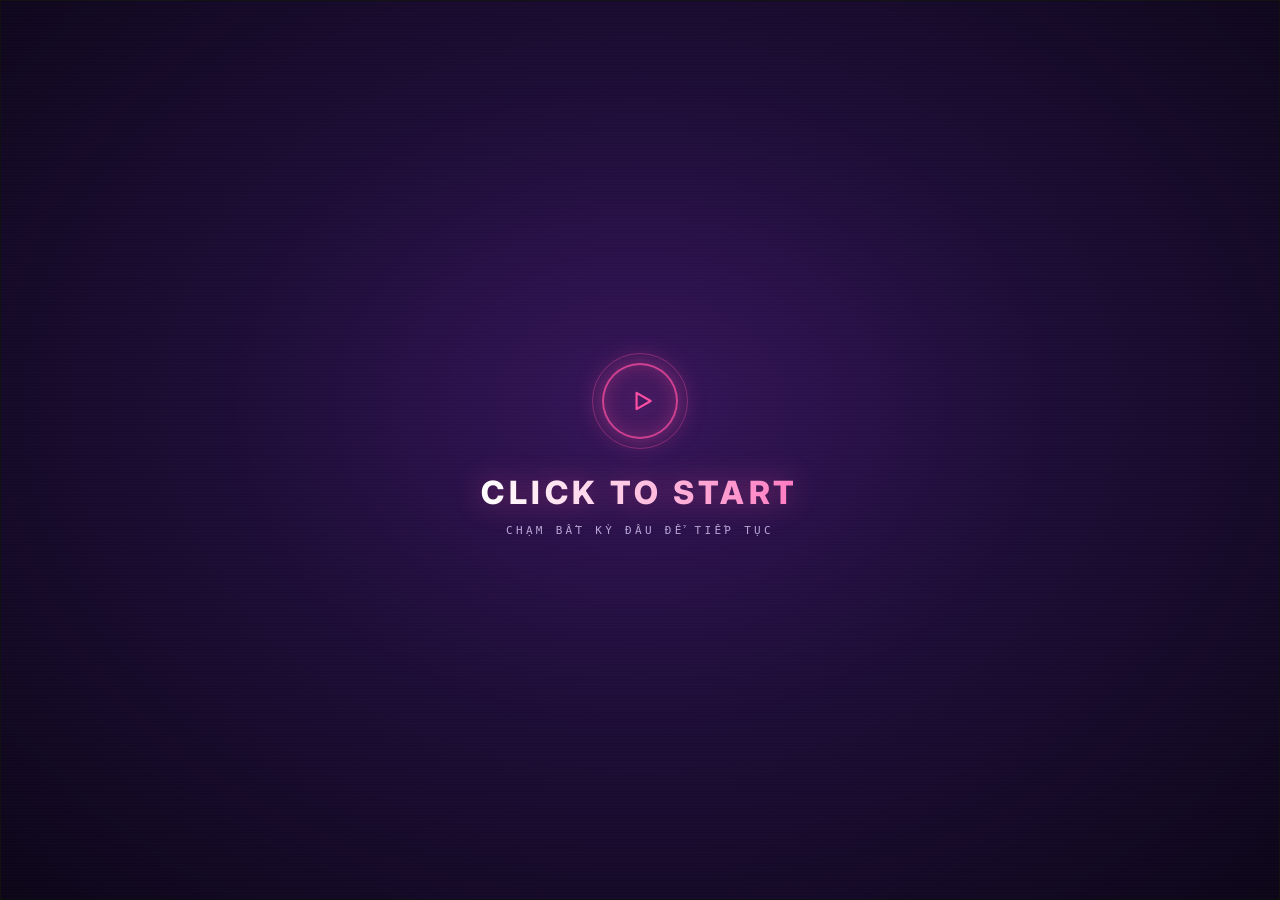
<file: index.html>
<!DOCTYPE html>
<html lang="vi">
<head>
<meta charset="UTF-8">
<meta name="viewport" content="width=device-width, initial-scale=1">
<title>wzu</title>
<link rel="preconnect" href="https://fonts.googleapis.com">
<link rel="preconnect" href="https://fonts.gstatic.com" crossorigin>
<link rel="stylesheet" href="https://fonts.googleapis.com/css2?family=Inter:wght@400;500;600;700;800&display=swap">
<style>
  :root{
    --bg1:#1a0f2e; --bg2:#2a1442; --card:#241338; --card2:#2d1846;
    --line:rgba(255,255,255,.08); --text:#fff; --muted:#a89bc0;
    --pink:#ff4fa3; --purple:#a855f7; --orange:#f5a623; --green:#22c55e;
  }
  *{box-sizing:border-box;margin:0;padding:0}
  body{
    min-height:100vh; font-family:"Inter","Segoe UI",system-ui,sans-serif; color:var(--text);
    background:#050507 url("bg.jpg") center/cover fixed no-repeat;
    display:flex; align-items:center; justify-content:center; padding:40px 16px 120px;
  }
  .card{
    width:100%; max-width:1080px; background:linear-gradient(180deg,var(--card2),#1d1532);
    border:1.4px solid #74436e; border-radius:28px; overflow:hidden;
    box-shadow:0 30px 80px rgba(0,0,0,.55),0 14px 44px rgba(200,40,110,.2);
  }
  .banner{
    height:190px; position:relative;
    background:#000 url("banner.gif") center/contain no-repeat;
  }
  .banner::after{content:"";position:absolute;inset:0;background:linear-gradient(to top,var(--card2),transparent 35%)}
  .body{display:grid; grid-template-columns:346px 1fr}
  .left{padding:0 28px 28px; border-right:1px solid var(--line); text-align:center}
  .avatar{
    width:160px;height:160px;border-radius:50%; margin:-80px auto 3px; position:relative; z-index:2;
    background:linear-gradient(135deg,var(--pink),var(--purple)); padding:5px;
    box-shadow:0 0 30px rgba(255,79,163,.5);
  }
  .avatar img{object-fit:cover;object-position:50% 30%;display:block}
  .avatar div{
    width:100%;height:100%;border-radius:50%;background:#150b25;display:flex;
    align-items:center;justify-content:center;font-size:56px;
  }
  h1{font-size:24px;display:inline-flex;align-items:center;gap:8px}
  .verified{width:22px;height:22px;color:var(--pink)}
  .handle{font-family:ui-monospace,Consolas,monospace;color:var(--muted);font-size:14px;margin-top:4px}
  .pill{
    display:inline-flex;align-items:center;gap:8px;padding:7px 16px;border-radius:999px;
    font-family:ui-monospace,Consolas,monospace;font-size:12px;letter-spacing:.12em;
  }
  .status{margin-top:56px;background:rgba(255,255,255,.05);border:1px solid var(--line);color:var(--muted)}
  .status i{width:8px;height:8px;border-radius:50%;background:#7c7090}
  .status.online{color:#86efac} .status.online i{background:var(--green);box-shadow:0 0 8px var(--green)}
  .tag{margin-top:14px;border:1px solid rgba(255,79,163,.5);background:rgba(255,79,163,.1);color:#fff;border-radius:8px;padding:6px 14px;font-size:14px;letter-spacing:0;gap:8px;min-height:32px}
  .tag .prompt{color:var(--pink);font-weight:700}
  .caret{display:inline-block;width:3px;height:1.15em;background:var(--pink);border-radius:2px;margin-left:-4px;animation:blink 1s steps(1) infinite}
  .caret.typing{animation:none;opacity:1}
  @keyframes blink{0%,50%{opacity:1}50.01%,100%{opacity:0}}
  .socials{display:flex;justify-content:center;gap:12px;margin:18px 0 20px}
  .socials a{
    width:46px;height:46px;border-radius:12px;background:rgba(255,255,255,.06);border:1px solid var(--line);
    display:flex;align-items:center;justify-content:center;color:#fff;transition:.2s;
  }
  .socials a:hover{background:rgba(255,79,163,.25);transform:translateY(-3px)}
  .socials svg{width:22px;height:22px}
  .menu{border-top:1px solid var(--line);padding-top:16px;display:flex;flex-direction:column;gap:10px}
  .menu a{
    display:flex;align-items:center;gap:12px;padding:9px 16px;border-radius:10px;text-decoration:none;color:#fff;
    background:rgba(255,255,255,.05);border:1px solid var(--line);font-size:15px;font-weight:500;transition:.2s;
  }
  .menu a:hover{background:rgba(255,255,255,.1)}
  .menu a span{flex:1;text-align:left}
  .menu svg{width:18px;height:18px;color:var(--muted)}
  .right{padding:28px 32px}
  .title{
    display:flex;align-items:center;gap:10px;font-family:ui-monospace,Consolas,monospace;
    font-size:13px;letter-spacing:.18em;color:#d9cbea;margin:26px 0 14px;text-transform:uppercase;
  }
  .title:first-child{margin-top:0}
  .title svg{width:16px;height:16px;color:var(--pink)}
  .skill{margin-bottom:16px}
  .skill .row{display:flex;justify-content:space-between;font-size:14px;margin-bottom:6px}
  .skill .row b{font-family:ui-monospace,Consolas,monospace;font-size:12px;color:var(--pink)}
  .bar{height:8px;border-radius:99px;background:#3e3854;overflow:hidden}
  .bar i{display:block;height:100%;width:0;border-radius:99px;transition:width 1.2s ease}
  .links{display:grid;grid-template-columns:1fr 1fr;gap:14px}
  .link{
    display:flex;align-items:center;gap:12px;padding:16px;border-radius:14px;text-decoration:none;color:#fff;
    background:rgba(255,255,255,.05);border:1px solid var(--line);transition:.2s;font-weight:500;font-size:15px;
  }
  .link:hover{background:rgba(255,255,255,.1);transform:translateY(-2px)}
  .link .ic{width:38px;height:38px;border-radius:10px;background:rgba(168,85,247,.3);display:flex;align-items:center;justify-content:center;color:#e9d5ff}
  .link .ic svg{width:20px;height:20px}
  .badge{font-size:10px;font-weight:700;letter-spacing:.1em;padding:3px 8px;border-radius:5px;margin-left:auto;font-family:ui-monospace,Consolas,monospace}
  .badge.free{background:rgba(34,197,94,.15);color:#4ade80;border:1px solid rgba(34,197,94,.5)}
  .badge.shop{background:rgba(245,166,35,.15);color:var(--orange);border:1px solid rgba(245,166,35,.5)}
  .link>svg{width:16px;height:16px;color:var(--muted)}
  .games{display:flex;flex-wrap:wrap;gap:10px}
  .game{
    display:inline-flex;align-items:center;gap:8px;padding:8px 16px;border-radius:999px;font-size:14px;font-weight:500;
    background:rgba(255,255,255,.05);border:1px solid var(--line);
  }
  .gi{width:18px;height:18px;object-fit:cover;display:block}
  .gi-roblox,.gi-minecraft,.gi-genshin,.gi-aov{border-radius:4px}
  .gi-freefire{object-fit:contain}


  /* ===== Hiệu ứng hover các nút (theo clip) ===== */
  .socials a,.menu a,.link,.game{cursor:pointer;transition:transform .25s cubic-bezier(.2,.8,.2,1),background .25s,border-color .25s,box-shadow .25s,color .25s}

  /* Nút mạng xã hội: nhấc lên + viền & glow theo màu thương hiệu */
  .socials a:hover{transform:translateY(-3px)}
  .socials a[title="YouTube"]:hover{background:rgba(239,68,68,.16);border-color:#ef4444;box-shadow:0 0 18px rgba(239,68,68,.55)}
  .socials a[title="Game"]:hover{background:rgba(255,79,163,.18);border-color:#ff4fa3;box-shadow:0 0 18px rgba(255,79,163,.55)}
  .socials a[title="Discord"]:hover{background:rgba(88,101,242,.2);border-color:#5865f2;box-shadow:0 0 18px rgba(88,101,242,.6)}
  .socials a[title="TikTok"]:hover{background:rgba(34,211,238,.2);border-color:#22d3ee;box-shadow:0 0 18px rgba(34,211,238,.55)}

  /* Menu trái: trượt sang phải + nền tím hồng, mũi tên đẩy theo */
  .menu a:hover{transform:translateX(4px);background:linear-gradient(90deg,rgba(190,40,150,.35),rgba(120,40,160,.25));border-color:rgba(255,79,163,.6);box-shadow:0 4px 18px rgba(255,79,163,.18)}
  .menu a:hover svg:first-child{color:#fff}
  .menu a svg:last-child{transition:transform .25s}
  .menu a:hover svg:last-child{transform:translateX(4px);color:#fff}

  /* Thẻ liên kết: nhấc lên + viền hồng, mũi tên hồng đẩy sang phải */
  .link:hover{transform:translateY(-2px);background:linear-gradient(135deg,rgba(190,40,150,.3),rgba(120,40,160,.2));border-color:rgba(255,79,163,.6);box-shadow:0 8px 24px rgba(255,79,163,.22)}
  .link>svg{transition:transform .25s,color .25s}
  .link:hover>svg{color:var(--pink);transform:translateX(4px)}

  /* Tựa game: nhấc nhẹ + viền hồng */
  .game:hover{transform:translateY(-2px);background:rgba(190,40,150,.28);border-color:rgba(255,79,163,.55);box-shadow:0 6px 16px rgba(255,79,163,.2)}

  /* Music player */
  .player{
    position:fixed;left:24px;bottom:24px;display:flex;align-items:flex-end;gap:0;z-index:50;pointer-events:none;
  }
  .toggle{
    width:58px;height:58px;border-radius:50%;border:3px solid rgba(255,255,255,.35);cursor:pointer;
    background:linear-gradient(135deg,#ff5fb0,#ff3d8f);color:#fff;display:flex;align-items:center;justify-content:center;
    box-shadow:0 0 22px rgba(255,79,163,.6);position:absolute;left:-4px;bottom:-4px;z-index:2;pointer-events:auto;
  }
  .toggle svg{width:26px;height:26px}
  .pcard{
    width:380px;margin-left:8px;margin-bottom:12px;padding:18px 18px 16px;border-radius:16px;
    background:rgba(36,19,56,.92);backdrop-filter:blur(14px);border:1px solid rgba(255,79,163,.4);
    box-shadow:0 10px 40px rgba(0,0,0,.5);transition:.3s;pointer-events:auto;
  }
  .player.closed .pcard{opacity:0;pointer-events:none;transform:translateX(-20px)}
  .ptop{display:flex;gap:14px;align-items:center}
  .cover{width:56px;height:56px;flex:none;border-radius:10px;background:#2a1442;object-fit:cover;display:block}
  .ptop>div:not(.cover){min-width:0}
  .ptop h4{font-size:16px}
  .ptop p{font-size:13px;color:var(--muted);margin-top:2px}
  .close{margin-left:auto;align-self:flex-start;background:none;border:none;color:#ddd;cursor:pointer;font-size:18px}
  .prog{height:4px;border-radius:99px;background:rgba(255,255,255,.15);margin-top:16px;cursor:pointer;overflow:hidden}
  .prog i{display:block;height:100%;width:8%;background:linear-gradient(90deg,var(--pink),var(--purple))}
  .times{display:flex;justify-content:space-between;font-family:ui-monospace,Consolas,monospace;font-size:12px;color:var(--muted);margin-top:8px}
  .ctrl{display:flex;justify-content:center;align-items:center;gap:26px;margin-top:10px}
  .ctrl button{background:none;border:none;color:#e5d9f5;cursor:pointer;display:flex}
  .ctrl .play{width:48px;height:48px;border-radius:50%;background:linear-gradient(135deg,#ff5fb0,#ff3d8f);color:#fff;align-items:center;justify-content:center;box-shadow:0 0 18px rgba(255,79,163,.5)}
  .ctrl svg{width:26px;height:26px}
  .ctrl .play svg{width:22px;height:22px}


  /* ===== Màn hình CLICK TO START ===== */
  body.locked{overflow:hidden}
  .gate{
    position:fixed;inset:0;z-index:10000;display:flex;flex-direction:column;align-items:center;justify-content:center;gap:0;
    cursor:pointer;user-select:none;-webkit-tap-highlight-color:transparent;
    background:radial-gradient(ellipse at 50% 45%,#35155a 0%,#1d0d36 45%,#0c0618 100%);
    transition:opacity .9s ease,filter .9s ease,transform .9s cubic-bezier(.2,.8,.2,1);
  }
  .gate::before{content:"";position:absolute;inset:0;pointer-events:none;opacity:.35;
    background:repeating-linear-gradient(to bottom,rgba(255,255,255,.04) 0 1px,transparent 1px 3px)}
  .gate.leave{opacity:0;filter:blur(8px);transform:scale(1.06);pointer-events:none}
  .gate-btn{
    position:relative;width:76px;height:76px;border-radius:50%;display:grid;place-items:center;
    border:2px solid rgba(255,79,163,.75);color:var(--pink);background:rgba(255,79,163,.08);
    box-shadow:0 0 28px rgba(255,79,163,.45),inset 0 0 18px rgba(255,79,163,.25);
    animation:gatePulse 2.2s ease-in-out infinite;
  }
  .gate-btn::after{content:"";position:absolute;inset:-12px;border-radius:50%;border:1px solid rgba(255,79,163,.35);animation:gateRing 2.2s ease-out infinite}
  .gate-btn svg{width:26px;height:26px;margin-left:3px}
  .gate h2{
    margin:34px 0 0;font-size:clamp(22px,3.4vw,32px);font-weight:800;letter-spacing:.14em;text-align:center;
    background:linear-gradient(90deg,#fff 0%,#ffd0e8 40%,#ff7ac0 100%);-webkit-background-clip:text;background-clip:text;color:transparent;
    filter:drop-shadow(0 0 14px rgba(255,79,163,.45));
  }
  .gate p{margin:12px 0 0;font-family:ui-monospace,Consolas,monospace;font-size:11px;letter-spacing:.3em;color:#b9a8d6;text-transform:uppercase;text-align:center;padding:0 16px}
  .gate:hover .gate-btn{transform:scale(1.07);transition:transform .25s}
  @keyframes gatePulse{0%,100%{box-shadow:0 0 22px rgba(255,79,163,.35),inset 0 0 14px rgba(255,79,163,.2)}50%{box-shadow:0 0 38px rgba(255,79,163,.7),inset 0 0 22px rgba(255,79,163,.35)}}
  @keyframes gateRing{0%{transform:scale(.9);opacity:.8}100%{transform:scale(1.5);opacity:0}}

  /* ===== Hiệu ứng vào trang ===== */
  .intro .card,.intro .player{opacity:0}
  .enter .card{animation:cardIn 1s cubic-bezier(.2,.8,.2,1) both}
  .enter .player{animation:playerIn .8s .55s cubic-bezier(.2,.8,.2,1) both}
  .enter .left>*,.enter .right>*{animation:itemIn .7s cubic-bezier(.2,.8,.2,1) both}
  .enter .avatar{animation:avatarIn .9s .15s cubic-bezier(.2,1.2,.3,1) both}
  .enter .left>*:nth-child(2){animation-delay:.3s}.enter .left>*:nth-child(3){animation-delay:.36s}
  .enter .left>*:nth-child(4){animation-delay:.42s}.enter .left>*:nth-child(5){animation-delay:.48s}
  .enter .left>*:nth-child(6){animation-delay:.54s}.enter .left>*:nth-child(7){animation-delay:.6s}
  .enter .right>*:nth-child(1){animation-delay:.35s}.enter .right>*:nth-child(2){animation-delay:.42s}.enter .right>*:nth-child(3){animation-delay:.49s}
  .enter .right>*:nth-child(4){animation-delay:.56s}.enter .right>*:nth-child(5){animation-delay:.63s}.enter .right>*:nth-child(6){animation-delay:.7s}
  .enter .right>*:nth-child(7){animation-delay:.77s}.enter .right>*:nth-child(8){animation-delay:.84s}.enter .right>*:nth-child(9){animation-delay:.91s}
  .enter .banner{animation:bannerIn 1.4s cubic-bezier(.2,.8,.2,1) both}
  @keyframes cardIn{from{opacity:0;transform:translateY(36px) scale(.96);filter:blur(8px)}to{opacity:1;transform:none;filter:none}}
  @keyframes playerIn{from{opacity:0;transform:translateX(-40px)}to{opacity:1;transform:none}}
  @keyframes itemIn{from{opacity:0;transform:translateY(14px)}to{opacity:1;transform:none}}
  @keyframes avatarIn{from{opacity:0;transform:scale(.4) rotate(-12deg)}to{opacity:1;transform:none}}
  @keyframes bannerIn{from{filter:brightness(2.2) saturate(0)}to{filter:none}}

  /* ===== Hiệu ứng ảnh bìa khi đang phát ===== */
  .cvwrap{position:relative;width:56px;height:56px;flex:none;border-radius:10px}
  .cvwrap::before{content:"";position:absolute;inset:-4px;border-radius:14px;border:2px solid var(--pink);opacity:0;pointer-events:none}
  .cvwrap .cover{width:100%;height:100%;transition:transform .4s,filter .4s}
  .eq{position:absolute;inset:0;border-radius:10px;display:flex;align-items:flex-end;justify-content:center;gap:3px;padding:0 0 8px;
    background:linear-gradient(to top,rgba(20,6,34,.78),rgba(20,6,34,.05) 70%);opacity:0;transition:opacity .3s;pointer-events:none}
  .eq i{display:block;width:4px;height:6px;border-radius:2px;background:linear-gradient(to top,var(--pink),#ffd0e8);transform-origin:bottom}
  .player.on .cvwrap{animation:coverGlow 1.6s ease-in-out infinite}
  .player.on .cvwrap::before{animation:coverRing 1.6s ease-out infinite}
  .player.on .cvwrap .cover{animation:coverBeat 1.6s ease-in-out infinite}
  .player.on .eq{opacity:1}
  .player.on .eq i{animation:eqBar .9s ease-in-out infinite}
  .eq i:nth-child(1){animation-delay:-.2s!important}.eq i:nth-child(2){animation-delay:-.55s!important;animation-duration:.7s!important}
  .eq i:nth-child(3){animation-delay:-.1s!important;animation-duration:1.1s!important}.eq i:nth-child(4){animation-delay:-.7s!important;animation-duration:.8s!important}
  .eq i:nth-child(5){animation-delay:-.35s!important}
  @keyframes eqBar{0%,100%{height:6px}50%{height:26px}}
  @keyframes coverGlow{0%,100%{box-shadow:0 0 8px rgba(255,79,163,.35)}50%{box-shadow:0 0 22px rgba(255,79,163,.85)}}
  @keyframes coverRing{0%{transform:scale(.95);opacity:.9}100%{transform:scale(1.35);opacity:0}}
  @keyframes coverBeat{0%,100%{transform:scale(1)}50%{transform:scale(1.06)}}
  @media(prefers-reduced-motion:reduce){
    .gate-btn,.gate-btn::after,.player.on .cvwrap,.player.on .cvwrap::before,.player.on .cover,.player.on .eq i{animation:none!important}
    .enter .card,.enter .player,.enter .left>*,.enter .right>*,.enter .banner{animation:none!important}
    .intro .card,.intro .player{opacity:1}
  }

  /* Thu nhỏ giao diện trên màn hình lớn (tỉ lệ 0.833) */
  @media(min-width:821px){.card,.player{zoom:.833}}

  @media(max-width:820px){
    .body{grid-template-columns:1fr}
    .left{border-right:none;border-bottom:1px solid var(--line)}
    .links{grid-template-columns:1fr}
    .pcard{width:min(340px,calc(100vw - 100px))}
  }
</style>
</head>
<body class="locked intro">

<!-- MÀN HÌNH BẮT ĐẦU -->
<div class="gate" id="gate" role="button" tabindex="0" aria-label="Bấm để bắt đầu">
  <div class="gate-btn"><svg viewBox="0 0 24 24" fill="none" stroke="currentColor" stroke-width="2" stroke-linejoin="round"><path d="M7 4.500v15l13-7.500z"/></svg></div>
  <h2>CLICK TO START</h2>
  <p>Chạm bất kỳ đâu để tiếp tục</p>
</div>

<main class="card">
  <div class="banner"></div>
  <div class="body">

    <!-- CỘT TRÁI -->
    <aside class="left">
      <div class="avatar"><div><img src="avatar.jpg" alt="Ảnh hồ sơ" style="width:100%;height:100%;border-radius:50%"></div></div>
      <h1>wzu
        <svg class="verified" viewBox="0 0 24 24" fill="currentColor"><path d="M12 1l2.6 2.2 3.4-.2 1 3.3 3 1.6-1 3.2 1 3.2-3 1.7-1 3.3-3.4-.2L12 23l-2.6-2.2-3.4.2-1-3.3-3-1.7 1-3.2-1-3.2 3-1.6 1-3.3 3.4.2z"/><path d="M8 12.5l2.5 2.5 5-5.5" fill="none" stroke="#fff" stroke-width="2" stroke-linecap="round" stroke-linejoin="round"/></svg>
      </h1>
      <div class="handle">@datxtop</div>

      <div class="pill status" id="status"><i></i>OFFLINE</div><br>
      <div class="pill tag"><span class="prompt">&gt;_</span><span id="typed"></span><span class="caret"></span></div>

      <div class="socials">
        <a href="https://www.youtube.com/" target="_blank" rel="noopener noreferrer" title="YouTube"><svg viewBox="0 0 24 24" fill="currentColor"><path d="M21.6 7.2a2.5 2.5 0 00-1.8-1.8C18.2 5 12 5 12 5s-6.2 0-7.8.4A2.5 2.5 0 002.4 7.2C2 8.8 2 12 2 12s0 3.2.4 4.8a2.5 2.5 0 001.8 1.8C5.8 19 12 19 12 19s6.2 0 7.8-.4a2.5 2.5 0 001.8-1.8c.4-1.6.4-4.8.4-4.8s0-3.2-.4-4.8zM10 15V9l5.2 3z"/></svg></a>
        <a href="https://www.roblox.com/vi/users/7316872206/profile" target="_blank" rel="noopener noreferrer" title="Game"><svg viewBox="0 0 24 24" fill="currentColor"><path d="M5 3h14a2 2 0 012 2v14a2 2 0 01-2 2H5a2 2 0 01-2-2V5a2 2 0 012-2zm5 5l-2 6 6 2 2-6z"/></svg></a>
        <a href="https://discord.com/users/1491659436119294012" target="_blank" rel="noopener noreferrer" title="Discord"><svg viewBox="0 0 24 24" fill="currentColor"><path d="M19.5 5.3A16 16 0 0015.600 4l-.5 1a14 14 0 00-4.200 0l-.5-1A16 16 0 006.500 5.300C4 9 3.300 12.600 3.600 16.200a16 16 0 004.800 2.400l1-1.600a10 10 0 01-1.600-.8l.4-.3c3.100 1.400 6.500 1.400 9.600 0l.4.300c-.5.300-1 .6-1.600.8l1 1.600a16 16 0 004.800-2.400c.4-4.200-.7-7.800-2.900-10.900zM9.300 14c-.9 0-1.600-.8-1.600-1.800S8.400 10.400 9.300 10.400s1.600.8 1.600 1.800-.7 1.800-1.600 1.800zm5.400 0c-.9 0-1.600-.8-1.600-1.800s.7-1.800 1.600-1.800 1.600.8 1.600 1.800-.7 1.800-1.600 1.800z"/></svg></a>
        <a href="https://www.tiktok.com/@wzuorb" target="_blank" rel="noopener noreferrer" title="TikTok"><svg viewBox="0 0 24 24" fill="currentColor"><path d="M16.600 3c.3 2.300 1.600 3.700 3.900 3.900v3a7 7 0 01-3.800-1.200v6.200a5.600 5.600 0 11-5.600-5.600c.3 0 .6 0 .9.100v3.100a2.600 2.600 0 10 1.700 2.400V3z"/></svg></a>
      </div>

      <nav class="menu">
        <a href="https://wzu-io.vercel.app/materials"><svg viewBox="0 0 24 24" fill="none" stroke="currentColor" stroke-width="2"><path d="M3 7a2 2 0 012-2h4l2 2h8a2 2 0 012 2v8a2 2 0 01-2 2H5a2 2 0 01-2-2z"/></svg><span>Materials</span><svg viewBox="0 0 24 24" fill="none" stroke="currentColor" stroke-width="2"><path d="M9 6l6 6-6 6"/></svg></a>
        <a href="https://wzu-io.vercel.app/bypass_tools"><svg viewBox="0 0 24 24" fill="none" stroke="currentColor" stroke-width="2"><path d="M13 2L4 14h7l-1 8 9-12h-7z"/></svg><span>Bypass Tools</span><svg viewBox="0 0 24 24" fill="none" stroke="currentColor" stroke-width="2"><path d="M9 6l6 6-6 6"/></svg></a>
        <a href="https://wzu-io.vercel.app/404"><svg viewBox="0 0 24 24" fill="none" stroke="currentColor" stroke-width="2"><path d="M5 15c-1 1-2 4-2 6 2 0 5-1 6-2M14 4c3-1 6-1 6-1s0 3-1 6l-7 7-5-5zM15 9h.01"/></svg><span>In Developing</span><svg viewBox="0 0 24 24" fill="none" stroke="currentColor" stroke-width="2"><path d="M9 6l6 6-6 6"/></svg></a>
      </nav>
    </aside>

    <!-- CỘT PHẢI -->
    <section class="right">
      <div class="title"><svg viewBox="0 0 24 24" fill="none" stroke="currentColor" stroke-width="2"><path d="M12 2l3 7 7 .6-5.300 4.700L18.300 22 12 18l-6.300 4 1.600-7.700L2 9.600 9 9z"/></svg>Kỹ năng &amp; Công cụ</div>

      <div class="skill"><div class="row"><span>Claude AI, Gemini, ChatGPT</span><b style="color:#ff7bbd">90%</b></div><div class="bar"><i data-w="90" style="background:linear-gradient(90deg,#ff7cbe,#c88dff)"></i></div></div>
      <div class="skill"><div class="row"><span>Video Editing</span><b style="color:#ff3b94">75%</b></div><div class="bar"><i data-w="75" style="background:linear-gradient(90deg,#ff3b93,#f43f5e)"></i></div></div>
      <div class="skill"><div class="row"><span>UI Design</span><b style="color:#f59e0b">70%</b></div><div class="bar"><i data-w="70" style="background:linear-gradient(90deg,#f59e0b,#fbbf24)"></i></div></div>

      <div class="title"><svg viewBox="0 0 24 24" fill="none" stroke="currentColor" stroke-width="2"><path d="M10 13a5 5 0 007 0l3-3a5 5 0 00-7-7l-1 1M14 11a5 5 0 00-7 0l-3 3a5 5 0 007 7l1-1"/></svg>Liên kết hữu ích</div>
      <div class="links">
        <a class="link" href="https://duckcmnt-executors.vercel.app" target="_blank" rel="noopener noreferrer"><span class="ic"><svg viewBox="0 0 24 24" fill="none" stroke="currentColor" stroke-width="2"><path d="M8 7l-5 5 5 5M16 7l5 5-5 5"/></svg></span>Executors Roblox<span class="badge free">FREE</span><svg viewBox="0 0 24 24" fill="none" stroke="currentColor" stroke-width="2"><path d="M5 12h14M13 6l6 6-6 6"/></svg></a>
        <a class="link" href="https://shyun.shop/?aff=8DE26746" target="_blank" rel="noopener noreferrer"><span class="ic"><svg viewBox="0 0 24 24" fill="none" stroke="currentColor" stroke-width="2"><path d="M6 2L3 6v14a2 2 0 002 2h14a2 2 0 002-2V6l-3-4zM3 6h18M16 10a4 4 0 01-8 0"/></svg></span>Shop Premium Script<span class="badge shop">SHOP</span><svg viewBox="0 0 24 24" fill="none" stroke="currentColor" stroke-width="2"><path d="M5 12h14M13 6l6 6-6 6"/></svg></a>
      </div>

      <div class="title"><svg viewBox="0 0 24 24" fill="none" stroke="currentColor" stroke-width="2"><rect x="2" y="6" width="20" height="12" rx="4"/><path d="M6 12h4M8 10v4M15 11h.01M18 13h.01"/></svg>Tựa game yêu thích</div>
      <div class="games">
        <span class="game"><img class="gi gi-roblox" src="icons/roblox.png" alt="" width="18" height="18">Roblox</span>
        <span class="game"><img class="gi gi-freefire" src="icons/freefire.png" alt="" width="18" height="18">Free Fire</span>
        <span class="game"><img class="gi gi-aov" src="icons/aov.png" alt="" width="18" height="18">Arena of Valor</span>
        <span class="game"><img class="gi gi-minecraft" src="icons/minecraft.png" alt="" width="18" height="18">Minecraft</span>
        <span class="game"><img class="gi gi-genshin" src="icons/genshin.png" alt="" width="18" height="18">Genshin Impact</span>
      </div>
    </section>
  </div>
</main>

<!-- MUSIC PLAYER -->
<div class="player" id="player">
  <button class="toggle" id="toggle" aria-label="Nhạc"><svg viewBox="0 0 24 24" fill="none" stroke="currentColor" stroke-width="2" stroke-linecap="round"><path d="M9 18V5l12-2v13"/><circle cx="6" cy="18" r="3"/><circle cx="18" cy="16" r="3"/></svg></button>
  <div class="pcard">
    <div class="ptop">
      <div class="cvwrap"><img class="cover" src="cover.jpg" alt="Bìa bài hát"><div class="eq" aria-hidden="true"><i></i><i></i><i></i><i></i><i></i></div></div>
      <div><h4>Sinos De Natal Funk</h4><p>MGD &amp; MXZHPHXNK</p></div>
      <button class="close" id="close">✕</button>
    </div>
    <div class="prog" id="prog"><i id="fill"></i></div>
    <div class="times"><span id="cur">0:00</span><span id="dur">2:37</span></div>
    <div class="ctrl">
      <button id="back" aria-label="Lùi 10s"><svg viewBox="0 0 24 24" fill="none" stroke="currentColor" stroke-width="2" stroke-linecap="round"><path d="M3 12a9 9 0 109-9 9 9 0 00-6.400 2.600L3 8M3 3v5h5"/></svg></button>
      <button class="play" id="play" aria-label="Phát/Dừng"><svg id="icon" viewBox="0 0 24 24" fill="currentColor"><path d="M8 5v14l11-7z"/></svg></button>
      <button id="fwd" aria-label="Tới 10s"><svg viewBox="0 0 24 24" fill="none" stroke="currentColor" stroke-width="2" stroke-linecap="round"><path d="M21 12a9 9 0 11-9-9 9 9 0 016.400 2.600L21 8M21 3v5h-5"/></svg></button>
    </div>
  </div>
</div>

<!-- Nhạc: file music.mp3 đặt cùng thư mục với file này -->
<audio id="audio" src="music.mp3" preload="metadata"></audio>

<!-- Lớp vẽ hạt khi bấm chuột -->
<canvas id="fx" style="position:fixed;inset:0;width:100%;height:100%;pointer-events:none;z-index:9999"></canvas>

<script>
  // Thanh kỹ năng chạy animation
  function growBars(){document.querySelectorAll('.bar i').forEach(b=>b.style.width=b.dataset.w+'%')}

  // Màn hình bắt đầu: bấm để vào trang và phát nhạc
  (function(){
    const gate=document.getElementById('gate'); let started=false;
    function start(){
      if(started) return; started=true;
      if(!playing) toggle();
      gate.classList.add('leave');
      document.body.classList.remove('intro'); document.body.classList.add('enter');
      setTimeout(growBars,900);
      setTimeout(()=>{gate.remove();document.body.classList.remove('locked')},950);
    }
    gate.addEventListener('click',start);
    gate.addEventListener('keydown',e=>{if(e.key==='Enter'||e.key===' '){e.preventDefault();start()}});
    gate.focus({preventScroll:true});
  })();

  // Trình phát nhạc
  const audio=document.getElementById('audio'), player=document.getElementById('player');
  const fill=document.getElementById('fill'), cur=document.getElementById('cur'), dur=document.getElementById('dur');
  const icon=document.getElementById('icon');
  const PLAY='<path d="M8 5v14l11-7z"/>', PAUSE='<path d="M7 5h4v14H7zM13 5h4v14h-4z"/>';
  let fake=0, total=157, playing=false, timer=null;
  const fmt=s=>Math.floor(s/60)+':'+String(Math.floor(s%60)).padStart(2,'0');
  const hasAudio=()=>!!audio.getAttribute('src');

  function render(t,d){fill.style.width=(t/d*100)+'%';cur.textContent=fmt(t);dur.textContent=fmt(d)}
  function toggle(){
    playing=!playing; icon.innerHTML=playing?PAUSE:PLAY;
    if(hasAudio()){playing?audio.play().catch(()=>{playing=false;icon.innerHTML=PLAY}):audio.pause()}
    else{clearInterval(timer); if(playing) timer=setInterval(()=>{fake=Math.min(total,fake+1);render(fake,total)},1000)}
  }
  function seek(d){
    if(hasAudio()) audio.currentTime=Math.max(0,audio.currentTime+d);
    else{fake=Math.max(0,Math.min(total,fake+d));render(fake,total)}
  }
  audio.addEventListener('play',()=>player.classList.add('on'));
  audio.addEventListener('pause',()=>player.classList.remove('on'));
  audio.addEventListener('ended',()=>player.classList.remove('on'));
  audio.addEventListener('timeupdate',()=>render(audio.currentTime,audio.duration||total));
  audio.addEventListener('loadedmetadata',()=>render(audio.currentTime,audio.duration||total));
  audio.addEventListener('ended',()=>{playing=false;icon.innerHTML=PLAY;render(0,audio.duration||total)});
  document.getElementById('play').onclick=toggle;
  document.getElementById('back').onclick=()=>seek(-10);
  document.getElementById('fwd').onclick=()=>seek(10);
  document.getElementById('close').onclick=()=>player.classList.add('closed');
  document.getElementById('toggle').onclick=()=>player.classList.toggle('closed');
  document.getElementById('prog').onclick=e=>{
    const r=e.currentTarget.getBoundingClientRect(), p=(e.clientX-r.left)/r.width;
    if(hasAudio()&&audio.duration) audio.currentTime=p*audio.duration; else{fake=p*total;render(fake,total)}
  };
  render(0,total);

  // Hiệu ứng gõ chữ (typewriter) cho ô tag
  (function(){
    const words=['Cat of Doom','Roblox Script Dev','Content Creator','Vietnamese Gamer'];
    const el=document.getElementById('typed'), caret=document.querySelector('.caret');
    const TYPE=90, DELETE=50, HOLD=2000, GAP=350;
    let w=0, i=0, deleting=false;
    function tick(){
      const word=words[w];
      let delay;
      if(!deleting){
        i++; caret.classList.add('typing');
        if(i===word.length){deleting=true; delay=HOLD; caret.classList.remove('typing');}
        else delay=TYPE;
      }else{
        i--; caret.classList.add('typing');
        if(i===0){deleting=false; w=(w+1)%words.length; delay=GAP; caret.classList.remove('typing');}
        else delay=DELETE;
      }
      el.textContent=word.slice(0,i);
      setTimeout(tick,delay);
    }
    tick();
  })();
  // Hiệu ứng hạt sáng khi bấm chuột
  (function(){
    const cv=document.getElementById('fx'), ctx=cv.getContext('2d');
    const COLORS=['#ff4fa3','#22d3ee','#a855f7','#ffffff','#ff7ac0','#5eead4'];
    let parts=[], raf=null, dpr=Math.min(window.devicePixelRatio||1,2);
    function resize(){cv.width=innerWidth*dpr;cv.height=innerHeight*dpr;ctx.setTransform(dpr,0,0,dpr,0,0)}
    resize(); addEventListener('resize',resize);

    function burst(x,y){
      const n=14+Math.floor(Math.random()*6);
      for(let k=0;k<n;k++){
        const a=Math.random()*Math.PI*2, v=1+Math.random()*4.2;
        parts.push({x,y,vx:Math.cos(a)*v,vy:Math.sin(a)*v-1.2,
          r:1.8+Math.random()*3.6,c:COLORS[Math.floor(Math.random()*COLORS.length)],
          life:0,max:550+Math.random()*450});
      }
      if(!raf) raf=requestAnimationFrame(loop);
    }
    let last=0;
    function loop(t){
      const dt=Math.min(32,t-(last||t)); last=t;
      ctx.clearRect(0,0,innerWidth,innerHeight);
      parts=parts.filter(p=>p.life<p.max);
      for(const p of parts){
        p.life+=dt; const k=dt/16;
        p.vx*=Math.pow(.96,k); p.vy=p.vy*Math.pow(.96,k)+.12*k;   // ma sát + trọng lực nhẹ
        p.x+=p.vx*k; p.y+=p.vy*k;
        const f=1-p.life/p.max;
        ctx.globalAlpha=Math.max(0,f);
        ctx.shadowColor=p.c; ctx.shadowBlur=10;
        ctx.fillStyle=p.c;
        ctx.beginPath(); ctx.arc(p.x,p.y,p.r*(.5+.5*f),0,Math.PI*2); ctx.fill();
      }
      ctx.globalAlpha=1; ctx.shadowBlur=0;
      if(parts.length){raf=requestAnimationFrame(loop)} else {raf=null;last=0;ctx.clearRect(0,0,innerWidth,innerHeight)}
    }
    addEventListener('pointerdown',e=>{
      if(e.target.closest && e.target.closest('#gate')) return;   // không bắn hạt ở màn hình CLICK TO START
      if(e.button===0||e.pointerType==='touch') burst(e.clientX,e.clientY);
    });
  })();
</script>
</body>
</html>
</file>
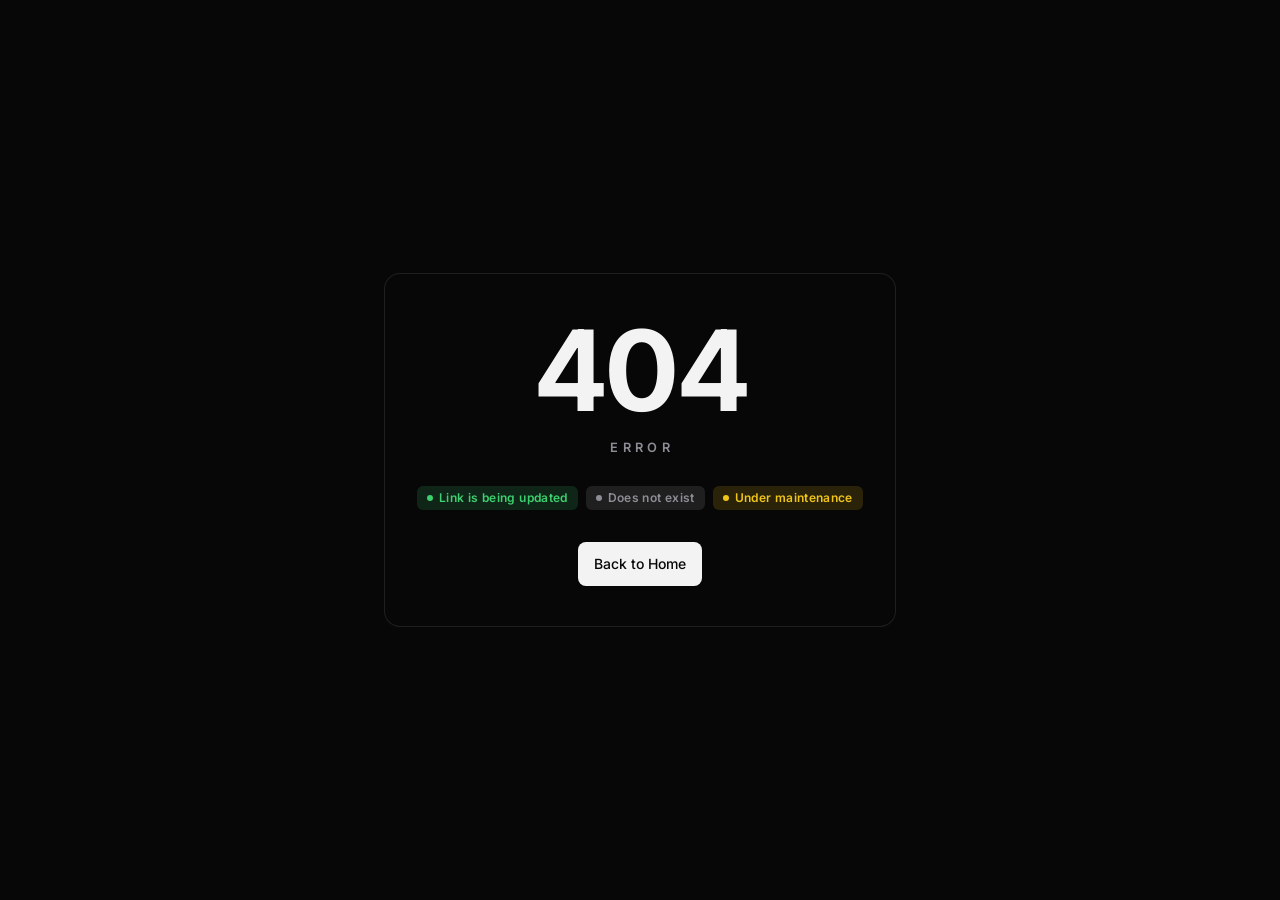
<file: 404/index.html>
<!doctype html>
<html lang="en">
<head>
<meta charset="utf-8">
<meta name="viewport" content="width=device-width, initial-scale=1">
<title>404 Error — DXT Commnunity</title>
<meta name="theme-color" content="#070708">
<meta name="robots" content="noindex">
<link rel="icon" type="image/svg+xml" href="/bypass_tools/favicon.svg">
<link rel="stylesheet" href="/bypass_tools/assets/styles.css">
<style>
  :root{--bg:#070708;--surface:#121214;--raised:#1a1a1d;--fg:#f3f3f4;--muted:#8d8d95;--ok:#3ecf6e;--gold:#f0c419}
  *{box-sizing:border-box;margin:0}
  html,body{background:var(--bg);color:var(--fg);font-family:"Inter","Liberation Sans",ui-sans-serif,system-ui,sans-serif}
  body{min-height:100vh;display:grid;place-items:center;padding:24px 16px}
  .card{width:min(100%,32rem);text-align:center;border:1px solid rgba(243,243,244,.1);background:var(--bg);border-radius:1rem;padding:40px 24px}
  .code{font-size:clamp(4.5rem,18vw,7rem);font-weight:700;letter-spacing:-.04em;line-height:1}
  .label{margin-top:12px;font-size:.8rem;font-weight:600;letter-spacing:.35em;color:var(--muted);text-indent:.35em}
  .status{margin-top:28px;display:flex;flex-wrap:wrap;justify-content:center;gap:8px}
  .pill{display:inline-flex;align-items:center;gap:6px;border-radius:6px;padding:3px 10px;font-size:.75rem;font-weight:600;letter-spacing:.03em;background:rgba(243,243,244,.1);color:var(--muted)}
  .pill i{width:6px;height:6px;border-radius:50%;background:var(--muted)}
  .pill.warn{background:rgba(240,196,25,.15);color:var(--gold)}.pill.warn i{background:var(--gold)}
  .pill.ok{background:rgba(62,207,110,.15);color:var(--ok)}.pill.ok i{background:var(--ok);animation:p 1.6s ease-in-out infinite}
  @keyframes p{50%{opacity:.3}}
  .btn{margin-top:32px;display:inline-flex;align-items:center;height:44px;padding:0 16px;border-radius:.5rem;background:var(--fg);color:var(--bg);font-size:.875rem;font-weight:500;text-decoration:none}
  .btn:hover{opacity:.9}
  @media (prefers-reduced-motion:reduce){.pill i{animation:none!important}}
</style>
</head>
<body>
  <main class="card">
    <h1 class="code">404</h1>
    <p class="label">ERROR</p>
    <div class="status" role="list">
      <span class="pill ok" role="listitem"><i></i>Link is being updated</span>
      <span class="pill" role="listitem"><i></i>Does not exist</span>
      <span class="pill warn" role="listitem"><i></i>Under maintenance</span>
    </div>
    <a class="btn" href="https://wzu-io.vercel.app">Back to Home</a>
  </main>
</body>
</html>
</file>
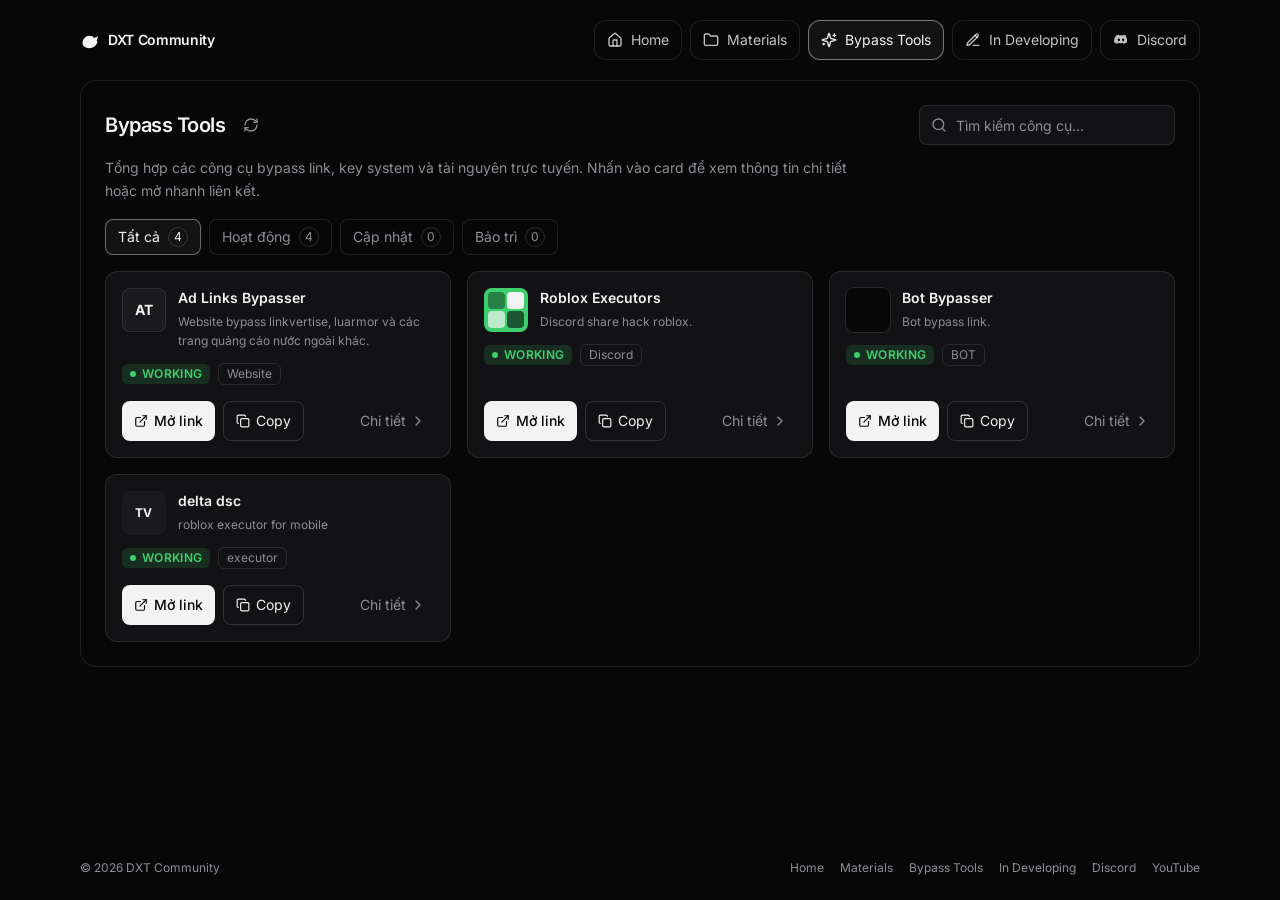
<file: bypass_tools/index.html>
<!doctype html>
<html lang="vi">
<head>
<meta charset="utf-8">
<meta name="viewport" content="width=device-width, initial-scale=1">
<title>wzu — Bypass Tools</title>
<meta name="theme-color" content="#070708">
<meta name="description" content="DXT Community — tổng hợp công cụ, trạng thái và liên kết nhanh.">
<meta property="og:title" content="wzu — Bypass Tools">
<meta property="og:description" content="DXT Community — tổng hợp công cụ, trạng thái và liên kết nhanh.">
<meta property="og:image" content="/bypass_tools/og.jpg">
<script>if(location.protocol!=="file:")document.write('<base href="/bypass_tools/">')</script>
<link rel="icon" type="image/svg+xml" href="favicon.svg">
<link rel="stylesheet" href="assets/styles.css">
</head>
<body>
<div id="app"></div>
<script>
const ICONS = {"house":"<svg xmlns=\"http://www.w3.org/2000/svg\" viewBox=\"0 0 24 24\" fill=\"none\" stroke=\"currentColor\" stroke-width=\"2\" stroke-linecap=\"round\" stroke-linejoin=\"round\" class=\"@\" aria-hidden=\"true\"><path d=\"M15 21v-8a1 1 0 0 0-1-1h-4a1 1 0 0 0-1 1v8\"/><path d=\"M3 10a2 2 0 0 1 .709-1.528l7-5.999a2 2 0 0 1 2.582 0l7 5.999A2 2 0 0 1 21 10v9a2 2 0 0 1-2 2H5a2 2 0 0 1-2-2z\"/></svg>","folder":"<svg xmlns=\"http://www.w3.org/2000/svg\" viewBox=\"0 0 24 24\" fill=\"none\" stroke=\"currentColor\" stroke-width=\"2\" stroke-linecap=\"round\" stroke-linejoin=\"round\" class=\"@\" aria-hidden=\"true\"><path d=\"M20 20a2 2 0 0 0 2-2V8a2 2 0 0 0-2-2h-7.9a2 2 0 0 1-1.69-.9L9.6 3.9A2 2 0 0 0 7.93 3H4a2 2 0 0 0-2 2v13a2 2 0 0 0 2 2Z\"/></svg>","sparkles":"<svg xmlns=\"http://www.w3.org/2000/svg\" viewBox=\"0 0 24 24\" fill=\"none\" stroke=\"currentColor\" stroke-width=\"2\" stroke-linecap=\"round\" stroke-linejoin=\"round\" class=\"@\" aria-hidden=\"true\"><path d=\"M9.937 15.5A2 2 0 0 0 8.5 14.063l-6.135-1.582a.5.5 0 0 1 0-.962L8.5 9.936A2 2 0 0 0 9.937 8.5l1.582-6.135a.5.5 0 0 1 .963 0L14.063 8.5A2 2 0 0 0 15.5 9.937l6.135 1.581a.5.5 0 0 1 0 .964L15.5 14.063a2 2 0 0 0-1.437 1.437l-1.582 6.135a.5.5 0 0 1-.963 0z\"/><path d=\"M20 3v4\"/><path d=\"M22 5h-4\"/><path d=\"M4 17v2\"/><path d=\"M5 18H3\"/></svg>","pencil-line":"<svg xmlns=\"http://www.w3.org/2000/svg\" viewBox=\"0 0 24 24\" fill=\"none\" stroke=\"currentColor\" stroke-width=\"2\" stroke-linecap=\"round\" stroke-linejoin=\"round\" class=\"@\" aria-hidden=\"true\"><path d=\"M12 20h9\"/><path d=\"M16.376 3.622a1 1 0 0 1 3.002 3.002L7.368 18.635a2 2 0 0 1-.855.506l-2.872.838a.5.5 0 0 1-.62-.62l.838-2.872a2 2 0 0 1 .506-.854z\"/><path d=\"m15 5 3 3\"/></svg>","refresh-cw":"<svg xmlns=\"http://www.w3.org/2000/svg\" viewBox=\"0 0 24 24\" fill=\"none\" stroke=\"currentColor\" stroke-width=\"2\" stroke-linecap=\"round\" stroke-linejoin=\"round\" class=\"@\" aria-hidden=\"true\"><path d=\"M3 12a9 9 0 0 1 9-9 9.75 9.75 0 0 1 6.74 2.74L21 8\"/><path d=\"M21 3v5h-5\"/><path d=\"M21 12a9 9 0 0 1-9 9 9.75 9.75 0 0 1-6.74-2.74L3 16\"/><path d=\"M8 16H3v5\"/></svg>","search":"<svg xmlns=\"http://www.w3.org/2000/svg\" viewBox=\"0 0 24 24\" fill=\"none\" stroke=\"currentColor\" stroke-width=\"2\" stroke-linecap=\"round\" stroke-linejoin=\"round\" class=\"@\" aria-hidden=\"true\"><path d=\"m21 21-4.34-4.34\"/><circle cx=\"11\" cy=\"11\" r=\"8\"/></svg>","copy":"<svg xmlns=\"http://www.w3.org/2000/svg\" viewBox=\"0 0 24 24\" fill=\"none\" stroke=\"currentColor\" stroke-width=\"2\" stroke-linecap=\"round\" stroke-linejoin=\"round\" class=\"@\" aria-hidden=\"true\"><rect width=\"14\" height=\"14\" x=\"8\" y=\"8\" rx=\"2\" ry=\"2\"/><path d=\"M4 16c-1.1 0-2-.9-2-2V4c0-1.1.9-2 2-2h10c1.1 0 2 .9 2 2\"/></svg>","external-link":"<svg xmlns=\"http://www.w3.org/2000/svg\" viewBox=\"0 0 24 24\" fill=\"none\" stroke=\"currentColor\" stroke-width=\"2\" stroke-linecap=\"round\" stroke-linejoin=\"round\" class=\"@\" aria-hidden=\"true\"><path d=\"M15 3h6v6\"/><path d=\"M10 14 21 3\"/><path d=\"M18 13v6a2 2 0 0 1-2 2H5a2 2 0 0 1-2-2V8a2 2 0 0 1 2-2h6\"/></svg>","chevron-right":"<svg xmlns=\"http://www.w3.org/2000/svg\" viewBox=\"0 0 24 24\" fill=\"none\" stroke=\"currentColor\" stroke-width=\"2\" stroke-linecap=\"round\" stroke-linejoin=\"round\" class=\"@\" aria-hidden=\"true\"><path d=\"m9 18 6-6-6-6\"/></svg>","x":"<svg xmlns=\"http://www.w3.org/2000/svg\" viewBox=\"0 0 24 24\" fill=\"none\" stroke=\"currentColor\" stroke-width=\"2\" stroke-linecap=\"round\" stroke-linejoin=\"round\" class=\"@\" aria-hidden=\"true\"><path d=\"M18 6 6 18\"/><path d=\"m6 6 12 12\"/></svg>"};
const icon = (n, c="size-4") => ICONS[n].replace('class="@"', 'class="'+c+'"');
// ĐỔI LINK Ở ĐÂY: mỗi nút sẽ chuyển hướng tới link tương ứng
const LINKS = {
  home: "https://wzu-io.vercel.app",
  materials: "https://wzu-io.vercel.app/materials",
  developing: "https://wzu-io.vercel.app/404",
};
const DISCORD = "https://discord.gg/kCNr9aahXV";
const statusLabel = { working: "WORKING", updated: "UPDATE", maintenance: "MAINTENANCE" };
// ĐỔI LINK TỪNG CÔNG CỤ: sửa url trong mỗi dòng bên dưới
const tools = [
  { id:"ad-links", url:"https://bypass.tools/", name:"Ad Links Bypasser", description:"Website bypass linkvertise, luarmor và các trang quảng cáo nước ngoài khác.", kind:"Website", status:"working", mark:"at" },
  { id:"roblox-executors", url:"https://discord.gg/kCNr9aahXV", name:"Roblox Executors", description:"Discord share hack roblox.", kind:"Discord", status:"working", mark:"blocks" },
  { id:"Bypass BOT", url:"https://discord.gg/kCNr9aahXV", name:"Bot Bypasser", description:"Bot bypass link.", kind:"BOT", status:"working", mark:"diamond" },
  { id:"DELTA", url:"https://deltaexploits.dev", name:"delta dsc", description:"roblox executor for mobile", kind:"executor", status:"working", mark:"traffic" },
];
const filters = [
  { id:"all", label:"Tất cả" }, { id:"working", label:"Hoạt động" },
  { id:"updated", label:"Cập nhật" }, { id:"maintenance", label:"Bảo trì" },
];
const nav = [
  { to:LINKS.home, label:"Home", icon:"house" },
  { to:LINKS.materials, label:"Materials", icon:"folder" },
  { to:"/", label:"Bypass Tools", icon:"sparkles" },
  { to:LINKS.developing, label:"In Developing", icon:"pencil-line" },
];
const titles = { "/":"Bypass Tools", "/home":"Home", "/materials":"Materials", "/developing":"In Developing" };

const esc = s => String(s).replace(/[&<>"]/g, c => ({"&":"&amp;","<":"&lt;",">":"&gt;",'"':"&quot;"}[c]));
const duckMark = c => '<svg viewBox="0 0 32 32" class="'+c+'" aria-hidden="true"><path fill="currentColor" d="M4 20c.6-6.4 5.6-11 11.2-11 3.4 0 6 1.4 7.4 3.6l6.6-2.8-2.6 6.6c1 1 1.4 2.2 1 3.6-1.6 5.8-7 9-12.6 9C8.2 28.9 3.6 25 4 20z"/></svg>';
const discordMark = c => '<svg viewBox="0 0 24 24" class="'+c+'" aria-hidden="true"><path fill="currentColor" d="M19.3 5.2A17 17 0 0 0 15.1 4l-.4.8a15 15 0 0 1 3.8 1.5 16 16 0 0 0-12.9 0A12 12 0 0 1 9.3 4.8L8.9 4a17 17 0 0 0-4.2 1.2C2.2 8.6 1.5 11.9 1.6 15.2a17 17 0 0 0 5.2 2.6l.7-1.1a11 11 0 0 1-1.7-.8l.4-.3c3.3 1.5 6.9 1.5 10.2 0l.4.3c-.5.3-1.1.6-1.7.8l.7 1.1a17 17 0 0 0 5.2-2.6c.3-3.8-.5-7.1-2.1-10zM8.7 13.7c-1 0-1.8-.9-1.8-2s.8-2 1.8-2 1.8.9 1.8 2-.8 2-1.8 2zm6.6 0c-1 0-1.8-.9-1.8-2s.8-2 1.8-2 1.8.9 1.8 2-.8 2-1.8 2z"/></svg>';

function toolMark(m) {
  if (m==="at") return '<div class="grid size-11 shrink-0 place-items-center rounded-lg border border-fg/10 bg-raised"><span class="text-sm font-bold tracking-tight text-fg">AT</span></div>';
  if (m==="blocks") return '<div class="grid size-11 shrink-0 grid-cols-2 gap-0.5 rounded-lg bg-ok p-1"><span class="rounded-sm bg-bg/40"></span><span class="rounded-sm bg-fg"></span><span class="rounded-sm bg-fg/70"></span><span class="rounded-sm bg-bg/60"></span></div>';
  if (m==="diamond") return '<div class="grid size-11 shrink-0 place-items-center rounded-lg bg-bg ring-1 ring-fg/10"><svg viewBox="0 0 24 24" class="size-7 text-gold" aria-hidden="true"><path fill="currentColor" d="M2 4h20L12 12 22 4zM2 20h20L12 12 22 20z"/></svg></div>';
  return '<div class="grid size-11 shrink-0 place-items-center rounded-lg bg-raised text-xs font-bold tracking-wide text-fg">TV</div>';
}
function pill(s) {
  const live = s==="working";
  return '<span class="'+(live?"inline-flex items-center gap-1.5 rounded-md bg-ok/15 px-2 py-0.5 text-xs font-semibold tracking-wide text-ok":"inline-flex items-center gap-1.5 rounded-md bg-fg/10 px-2 py-0.5 text-xs font-semibold tracking-wide text-muted")+'"><span class="'+(live?"size-1.5 rounded-full bg-ok":"size-1.5 rounded-full bg-muted")+'"></span>'+statusLabel[s]+'</span>';
}
const kindTag = k => '<span class="rounded-md border border-fg/10 px-2 py-0.5 text-xs text-muted">'+esc(k)+'</span>';

const state = { query:"", filter:"all", open:null, spin:false };
let toastMsg = null, toastTimer = null;

function toast(msg, ms=1600) {
  toastMsg = msg; clearTimeout(toastTimer);
  toastTimer = setTimeout(() => { toastMsg = null; renderToast(); }, ms);
  renderToast();
}
function renderToast() {
  let el = document.getElementById("toast");
  if (!toastMsg) { el && el.remove(); return; }
  if (!el) { el = document.createElement("p"); el.id = "toast"; el.setAttribute("role","status");
    el.className = "fixed bottom-6 left-1/2 z-50 -translate-x-1/2 rounded-lg border border-fg/15 bg-raised px-3 py-2 text-sm text-fg"; document.body.appendChild(el); }
  el.textContent = toastMsg;
}

function shell(content, path) {
  const items = nav.map(i => {
    const active = path===i.to;
    return '<a href="'+(i.to==="/"?"index.html":i.to)+'" class="'+(active?"inline-flex h-10 shrink-0 items-center gap-2 rounded-xl border border-fg/45 bg-fg/5 px-3 text-sm text-fg":"inline-flex h-10 shrink-0 items-center gap-2 rounded-xl border border-fg/10 bg-bg px-3 text-sm text-fg/80 hover:border-fg/25")+'"'+(active?' aria-current="page"':'')+'>'+icon(i.icon)+i.label+'</a>';
  }).join("");
  const foot = nav.map(i => '<a href="'+(i.to==="/"?"index.html":i.to)+'" class="hover:text-fg">'+i.label+'</a>').join("");
  return '<div class="flex min-h-screen flex-col bg-bg text-fg">'+
  '<header class="mx-auto flex w-full max-w-6xl items-center justify-between gap-4 px-4 py-5">'+
    '<a href="index.html" class="inline-flex shrink-0 items-center gap-2 text-fg">'+duckMark("size-5")+'<span class="text-sm font-semibold tracking-tight">DXT Community</span></a>'+
    '<nav class="flex max-w-full items-center gap-2 overflow-x-auto" aria-label="Chính">'+items+
    '<a href="'+DISCORD+'" target="_blank" rel="noreferrer" class="inline-flex h-10 shrink-0 items-center gap-2 rounded-xl border border-fg/10 bg-bg px-3 text-sm text-fg/80 hover:border-fg/25">'+discordMark("size-4")+'Discord</a></nav></header>'+
  '<main class="mx-auto w-full max-w-6xl flex-1 px-4 pb-8">'+content+'</main>'+
  '<footer class="mx-auto flex w-full max-w-6xl flex-col gap-3 px-4 py-6 text-xs text-muted sm:flex-row sm:items-center sm:justify-between"><p>© 2026 DXT Community</p>'+
    '<div class="flex flex-wrap items-center gap-x-4 gap-y-2">'+foot+
    '<a href="'+DISCORD+'" target="_blank" rel="noreferrer" class="hover:text-fg">Discord</a>'+
    '<button type="button" class="hover:text-fg" data-action="youtube">YouTube</button></div></footer></div>';
}
function panel(title, lede, body) {
  return '<section class="rounded-2xl border border-fg/10 bg-bg p-4 sm:p-6"><h1 class="text-xl font-semibold tracking-tight">'+title+'</h1><p class="mt-3 max-w-3xl text-sm leading-relaxed text-muted">'+lede+'</p><div class="mt-5">'+body+'</div></section>';
}
function homePage() {
  const working = tools.filter(t=>t.status==="working").length;
  const card = (to,t,d) => '<a href="'+to+'" class="rounded-xl border border-fg/10 bg-surface p-4 hover:border-fg/25"><p class="text-sm font-semibold">'+t+'</p><p class="mt-1 text-xs text-muted">'+d+'</p></a>';
  return panel("Home","Thư mục công cụ DXT. Trạng thái, bộ lọc và thẻ nằm ở Bypass Tools.",
    '<div class="grid grid-cols-1 gap-3 sm:grid-cols-3">'+card("/","Bypass Tools",working+" đang hoạt động")+card("/materials","Materials","Ghi chú và tài nguyên giao diện")+card("/developing","In Developing","Những mục đang làm")+'</div>');
}
function materialsPage() {
  const notes = [
    ["Bố cục thẻ","Mỗi công cụ là một thẻ: tên, mô tả ngắn, trạng thái và loại."],
    ["Bộ lọc","Tất cả, Hoạt động, Cập nhật, Bảo trì. Số trên chip là tổng của thư mục."],
    ["Tìm kiếm","Ô tìm lọc theo tên, mô tả hoặc loại Website / Userscript."],
    ["Chi tiết","Nhấn thẻ hoặc Chi tiết để đọc mô tả. Copy lấy tên và dòng mô tả."],
  ];
  return panel("Materials","Ghi chú đi cùng thư mục. Không có file script hay key trong bản xem trước này.",
    '<ul class="grid grid-cols-1 gap-4 md:grid-cols-2">'+notes.map(n=>'<li class="rounded-xl border border-fg/10 bg-surface p-4"><h2 class="text-sm font-semibold">'+n[0]+'</h2><p class="mt-2 text-sm leading-relaxed text-muted">'+n[1]+'</p></li>').join("")+'</ul>');
}
function developingPage() {
  const items = [
    ["Trạng thái cập nhật","Chip Cập nhật đang để trống cho lần kiểm tra sau."],
    ["Trạng thái bảo trì","Chip Bảo trì đang để trống. Chưa có mục ngừng."],
    ["YouTube","Nút YouTube ở chân trang chưa gắn kênh."],
  ];
  return panel("In Developing","Những chỗ còn trống trên bản giao diện này.",
    '<ul class="grid grid-cols-1 gap-4 md:grid-cols-3">'+items.map(n=>'<li class="rounded-xl border border-fg/10 bg-surface p-4"><span class="inline-flex rounded-md border border-fg/15 px-2 py-0.5 text-xs text-muted">ĐANG LÀM</span><h2 class="mt-3 text-sm font-semibold">'+n[0]+'</h2><p class="mt-2 text-sm leading-relaxed text-muted">'+n[1]+'</p></li>').join("")+'</ul>');
}

function visibleTools() {
  const q = state.query.trim().toLowerCase();
  return tools.filter(t => {
    if (state.filter!=="all" && t.status!==state.filter) return false;
    if (!q) return true;
    return t.name.toLowerCase().includes(q) || t.description.toLowerCase().includes(q) || t.kind.toLowerCase().includes(q);
  });
}
function cardsHtml() {
  const v = visibleTools();
  if (!v.length) return '<p class="col-span-full rounded-xl border border-dashed border-fg/15 px-4 py-12 text-center text-sm text-muted">Không có công cụ khớp.</p>';
  return v.map(t => '<article id="'+t.id+'" data-open="'+t.id+'" class="flex h-full cursor-pointer flex-col rounded-xl border border-fg/10 bg-surface p-4 transition-colors hover:border-fg/25 hover:bg-raised">'+
    '<div class="flex items-start gap-3">'+toolMark(t.mark)+'<div class="min-w-0"><h2 class="text-sm font-semibold">'+esc(t.name)+'</h2><p class="mt-1 line-clamp-2 text-xs leading-relaxed text-muted">'+esc(t.description)+'</p></div></div>'+
    '<div class="mt-3 flex items-center gap-2">'+pill(t.status)+kindTag(t.kind)+'</div>'+
    '<div class="mt-auto flex flex-wrap items-center gap-2 pt-4" data-stop>'+
      '<button type="button" data-go="'+t.id+'" class="inline-flex h-10 items-center gap-1.5 rounded-lg bg-fg px-3 text-sm font-medium text-bg">'+icon("external-link","size-3.5")+'Mở link</button>'+
      '<button type="button" data-copy="'+t.id+'" class="inline-flex h-10 items-center gap-1.5 rounded-lg border border-fg/15 px-3 text-sm text-fg hover:bg-fg/5">'+icon("copy","size-3.5")+'Copy</button>'+
      '<button type="button" data-open="'+t.id+'" class="inline-flex h-10 items-center gap-1 rounded-lg px-2 text-sm text-muted hover:text-fg sm:ml-auto">Chi tiết'+icon("chevron-right")+'</button>'+
    '</div></article>').join("");
}
function chipsHtml() {
  return filters.map(f => {
    const n = f.id==="all" ? tools.length : tools.filter(t=>t.status===f.id).length;
    const a = state.filter===f.id;
    return '<button type="button" data-filter="'+f.id+'" aria-pressed="'+a+'" class="'+(a?"inline-flex h-9 items-center gap-2 rounded-lg border border-fg/40 bg-fg/5 px-3 text-sm text-fg":"inline-flex h-9 items-center gap-2 rounded-lg border border-fg/10 bg-bg px-3 text-sm text-muted hover:border-fg/25 hover:text-fg")+'">'+f.label+'<span class="grid size-5 place-items-center rounded-full border border-fg/15 text-xs">'+n+'</span></button>';
  }).join("");
}
function bypassPage() {
  return '<section class="rounded-2xl border border-fg/10 bg-bg p-4 sm:p-6">'+
  '<div class="flex flex-col gap-4 sm:flex-row sm:items-center sm:justify-between">'+
    '<div class="flex items-center gap-2"><h1 class="text-xl font-semibold tracking-tight">Bypass Tools</h1>'+
    '<button type="button" id="refresh" aria-label="Làm mới" class="grid size-9 place-items-center rounded-lg text-muted hover:bg-fg/5 hover:text-fg">'+icon("refresh-cw","size-4")+'</button></div>'+
    '<label class="relative block w-full sm:w-64"><span class="sr-only">Tìm kiếm công cụ</span>'+icon("search","pointer-events-none absolute top-1/2 left-3 size-4 -translate-y-1/2 text-muted")+
    '<input id="q" value="'+esc(state.query)+'" placeholder="Tìm kiếm công cụ..." class="h-10 w-full rounded-lg border border-fg/10 bg-surface pr-3 pl-9 text-sm text-fg outline-none placeholder:text-muted focus:border-fg/30"></label></div>'+
  '<p class="mt-3 max-w-3xl text-sm leading-relaxed text-muted">Tổng hợp các công cụ bypass link, key system và tài nguyên trực tuyến. Nhấn vào card để xem thông tin chi tiết hoặc mở nhanh liên kết.</p>'+
  '<div id="chips" class="mt-4 flex flex-wrap gap-2">'+chipsHtml()+'</div>'+
  '<div id="cards" class="mt-4 grid grid-cols-1 gap-4 md:grid-cols-2 xl:grid-cols-3">'+cardsHtml()+'</div></section>';
}

function renderDialog() {
  document.getElementById("dlg")?.remove();
  const t = state.open; if (!t) return;
  const d = document.createElement("div"); d.id = "dlg";
  d.innerHTML = '<div class="fixed inset-0 z-40 bg-bg/70" data-close></div>'+
  '<div role="dialog" aria-modal="true" aria-labelledby="dlg-title" class="fixed top-1/2 left-1/2 z-50 w-[min(100%-2rem,28rem)] -translate-x-1/2 -translate-y-1/2 rounded-2xl border border-fg/10 bg-surface p-5 text-fg shadow-2xl">'+
    '<div class="flex items-start gap-3">'+toolMark(t.mark)+'<div class="min-w-0 flex-1"><h2 id="dlg-title" class="text-base font-semibold">'+esc(t.name)+'</h2><p class="mt-2 text-sm leading-relaxed text-muted">'+esc(t.description)+'</p></div>'+
    '<button type="button" data-close class="grid size-9 shrink-0 place-items-center rounded-lg text-muted hover:bg-fg/5 hover:text-fg">'+icon("x")+'<span class="sr-only">Đóng</span></button></div>'+
    '<div class="mt-4 flex flex-wrap items-center gap-2">'+pill(t.status)+kindTag(t.kind)+'</div>'+
    '<p class="mt-4 text-sm leading-relaxed text-muted">Bản xem trước chỉ dựng lại giao diện thư mục. Không kèm script, key hay trang tải.</p>'+
    '<div class="mt-5 flex flex-wrap gap-2"><button type="button" data-go="'+t.id+'" class="inline-flex h-11 items-center gap-2 rounded-lg bg-fg px-3 text-sm font-medium text-bg">'+icon("external-link")+'Mở link</button><button type="button" data-copy="'+t.id+'" class="inline-flex h-11 items-center gap-2 rounded-lg border border-fg/15 px-3 text-sm text-fg">'+icon("copy")+'Copy</button>'+
    '<button type="button" data-close class="inline-flex h-11 items-center rounded-lg border border-fg/15 px-3 text-sm text-fg">Đóng</button></div></div>';
  document.body.appendChild(d);
  d.querySelector("button[data-close]").focus();
}

async function copyTool(t) {
  const text = t.url;
  try { await navigator.clipboard.writeText(text); toast("Đã sao chép"); return; } catch {}
  try {
    const el = document.createElement("textarea"); el.value = text; el.setAttribute("readonly","");
    el.style.cssText = "position:fixed;left:-9999px"; document.body.appendChild(el); el.select();
    const ok = document.execCommand("copy"); el.remove(); toast(ok?"Đã sao chép":"Không sao chép được");
  } catch { toast("Không sao chép được"); }
}

function currentPath() {
  let p = location.pathname; if (p.endsWith("index.html")) p = p.slice(0,-10); while (p.length>1 && p.endsWith("/")) p = p.slice(0,-1); p = p || "/";
  return titles[p] ? p : "/";
}
function render() {
  const path = currentPath();
  const content = path==="/home" ? homePage() : path==="/materials" ? materialsPage() : path==="/developing" ? developingPage() : bypassPage();
  document.getElementById("app").innerHTML = shell(content, path);
  document.title = "wzu — " + titles[path];
}
function refreshList() {
  const c = document.getElementById("cards"), ch = document.getElementById("chips");
  if (c) c.innerHTML = cardsHtml(); if (ch) ch.innerHTML = chipsHtml();
}

document.addEventListener("click", e => {
  const el = e.target.closest("[data-go],[data-open],[data-copy],[data-filter],[data-close],[data-action],#refresh");
  if (!el) return;
  const tool = id => tools.find(t => t.id===id);
  if (el.dataset.go) { e.stopPropagation(); location.href = tool(el.dataset.go).url; return; }
  if (el.dataset.copy) { e.stopPropagation(); copyTool(tool(el.dataset.copy)); return; }
  if (el.dataset.open) { state.open = tool(el.dataset.open); renderDialog(); return; }
  if (el.dataset.filter) { state.filter = el.dataset.filter; refreshList(); return; }
  if (el.dataset.close!==undefined) { state.open = null; renderDialog(); return; }
  if (el.dataset.action==="youtube") { toast("Chưa gắn liên kết YouTube trong bản xem trước.", 1800); return; }
  if (el.id==="refresh") {
    state.query = ""; state.filter = "all"; document.getElementById("q").value = "";
    refreshList(); el.firstElementChild.classList.add("animate-spin");
    setTimeout(() => el.firstElementChild.classList.remove("animate-spin"), 500);
  }
});
document.addEventListener("input", e => { if (e.target.id==="q") { state.query = e.target.value; refreshList(); } });
document.addEventListener("keydown", e => { if (e.key==="Escape" && state.open) { state.open = null; renderDialog(); } });
render();
</script>
</body>
</html>
</file>
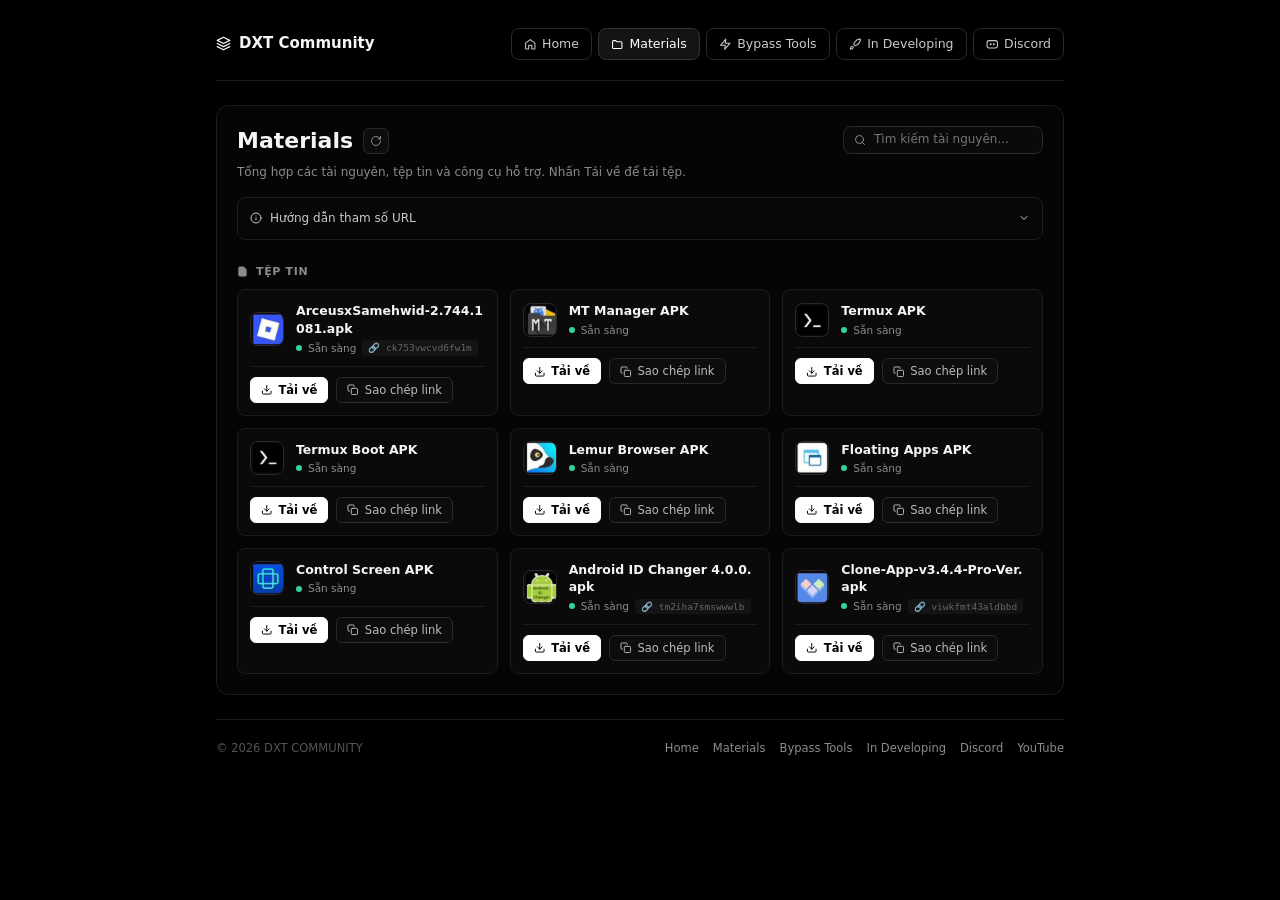
<file: materials/index.html>
<!doctype html>
<html lang="vi">
<head>
<meta charset="utf-8">
<meta name="viewport" content="width=device-width,initial-scale=1">
<title>wzu — Materials</title>
<style>
:root{--bg:#000;--panel:#050505;--card:#0a0a0a;--line:#1c1c1e;--line2:#2a2a2d;--tx:#f5f5f5;--mut:#8b8b90;--ok:#34d399}
*{box-sizing:border-box;margin:0;padding:0}
body{background:var(--bg);color:var(--tx);font:14px/1.4 Inter,system-ui,-apple-system,"Segoe UI",sans-serif;min-height:100vh}
a{color:inherit;text-decoration:none}
svg{width:1em;height:1em;stroke:currentColor;fill:none;stroke-width:2;stroke-linecap:round;stroke-linejoin:round;flex:none}
.wrap{max-width:848px;margin:0 auto;padding:0 0 40px}
@media(max-width:900px){.wrap{padding:0 16px 40px}}
header{display:flex;align-items:center;justify-content:space-between;padding:28px 0 20px;border-bottom:1px solid var(--line);flex-wrap:wrap;gap:12px}
.brand{display:flex;align-items:center;gap:8px;font-weight:700;font-size:15px}
nav{display:flex;gap:6px;flex-wrap:wrap}
nav a{display:flex;align-items:center;gap:6px;padding:6px 12px;border:1px solid var(--line2);border-radius:8px;font-size:12.5px;color:#c9c9cc;transition:.15s}
nav a:hover{background:#141414;color:#fff}
nav a.on{pointer-events:none;cursor:default;background:#141414;color:#fff;border-color:#333}
.panel{margin-top:24px;border:1px solid var(--line);border-radius:12px;padding:20px;background:var(--panel)}
.top{display:flex;justify-content:space-between;align-items:flex-start;gap:16px;flex-wrap:wrap}
h1{font-size:22px;font-weight:700;display:flex;align-items:center;gap:10px}
.rf{width:26px;height:26px;border:1px solid var(--line2);border-radius:6px;background:#0d0d0d;color:var(--mut);display:grid;place-items:center;cursor:pointer;font-size:12px}
.rf:hover{color:#fff}.rf.spin svg{animation:sp .6s linear}
@keyframes sp{to{transform:rotate(360deg)}}
.sub{color:var(--mut);font-size:12px;margin-top:8px}
.search{display:flex;align-items:center;gap:8px;border:1px solid var(--line2);background:#0a0a0a;border-radius:8px;padding:0 10px;height:28px;width:200px;color:var(--mut);font-size:12px}
.search input{background:none;border:0;outline:0;color:var(--tx);font:inherit;width:100%}
.search:focus-within{border-color:#555}
.acc{margin-top:16px;border:1px solid var(--line);border-radius:8px;background:#070707}
.acc button{all:unset;box-sizing:border-box;width:100%;display:flex;align-items:center;gap:8px;padding:12px;color:#c9c9cc;font-size:12px;cursor:pointer}
.acc button .ch{margin-left:auto;transition:.2s}
.acc.open .ch{transform:rotate(180deg)}
.acc .body{display:none;padding:0 12px 12px 32px;color:var(--mut);font-size:12px;line-height:1.7}
.acc.open .body{display:block}
code{font-family:ui-monospace,Menlo,Consolas,monospace;background:#151515;padding:1px 5px;border-radius:4px;color:#ddd}
.sec{margin:24px 0 10px;display:flex;align-items:center;gap:8px;font-size:11px;letter-spacing:.06em;color:var(--mut);font-weight:600}
.grid{display:grid;grid-template-columns:repeat(3,1fr);gap:12px}
.grid.one{grid-template-columns:repeat(3,1fr)}
@media(max-width:760px){.grid,.grid.one{grid-template-columns:1fr 1fr}}
@media(max-width:520px){.grid,.grid.one{grid-template-columns:1fr}}
.card{border:1px solid var(--line);background:var(--card);border-radius:8px;padding:12px;transition:.15s}
.card:hover{border-color:#333;background:#0d0d0d}
.row{display:flex;gap:12px;align-items:center;padding-bottom:10px;border-bottom:1px solid var(--line);margin-bottom:10px}
.ic{width:34px;height:34px;border-radius:8px;display:grid;place-items:center;flex:none;overflow:hidden}
.ic{border:1px solid var(--line2);background:#0d0d0d}.ic img{width:100%;height:100%;object-fit:cover;display:block}
.nm{font-weight:600;font-size:12.5px;word-break:break-all}
.st{display:flex;align-items:center;gap:6px;font-size:10.5px;color:var(--mut);margin-top:3px;flex-wrap:wrap}
.dot{width:6px;height:6px;border-radius:50%;background:var(--ok)}
.hash{font-family:ui-monospace,Menlo,Consolas,monospace;background:#141414;padding:1px 6px;border-radius:4px;font-size:9.5px;color:#666}
.btns{display:flex;gap:8px}
.btn{display:inline-flex;align-items:center;gap:6px;height:26px;padding:0 10px;border-radius:6px;font-size:11.5px;font-weight:500;cursor:pointer;border:1px solid var(--line2);background:#0d0d0d;color:#bbb;font-family:inherit}
.btn:hover{color:#fff;background:#181818}
.btn.w{background:#fff;color:#000;border-color:#fff;font-weight:600}
.btn.w:hover{background:#e5e5e5;color:#000}
.empty{display:none;text-align:center;color:var(--mut);padding:30px 0}
footer{margin-top:24px;padding-top:20px;border-top:1px solid var(--line);display:flex;justify-content:space-between;flex-wrap:wrap;gap:10px;color:#555;font-size:11.5px}
footer div{display:flex;gap:14px;flex-wrap:wrap}
footer a{color:#8b8b90}footer a:hover{color:#fff}
.toast{position:fixed;bottom:24px;left:50%;transform:translate(-50%,20px);background:#fff;color:#000;padding:8px 14px;border-radius:8px;font-size:12px;font-weight:600;opacity:0;pointer-events:none;transition:.2s}
.toast.show{opacity:1;transform:translate(-50%,0)}
</style>
</head>
<body>
<div class="wrap">
  <header>
    <a class="brand" href="https://wzu-io.vercel.app"><svg viewBox="0 0 24 24"><path d="m12 2 10 5-10 5L2 7z"/><path d="m2 12 10 5 10-5"/><path d="m2 17 10 5 10-5"/></svg>DXT Community</a>
    <nav>
      <a href="https://https://wzu-io.vercel.app/materials"><svg viewBox="0 0 24 24"><path d="m3 10 9-7 9 7v10a1 1 0 0 1-1 1h-5v-7H9v7H4a1 1 0 0 1-1-1z"/></svg>Home</a>
      <a class="on" aria-current="page"><svg viewBox="0 0 24 24"><path d="M3 7a2 2 0 0 1 2-2h4l2 2h8a2 2 0 0 1 2 2v9a2 2 0 0 1-2 2H5a2 2 0 0 1-2-2z"/></svg>Materials</a>
      <a href="https://wzu-io.vercel.app/bypass_tools"><svg viewBox="0 0 24 24"><path d="M13 2 3 14h9l-1 8 10-12h-9z"/></svg>Bypass Tools</a>
      <a href="https://wzu-io.vercel.app/404"><svg viewBox="0 0 24 24"><path d="M4.5 16.5c-1.5 1.3-2 5-2 5s3.7-.5 5-2c.7-.8.7-2.1-.1-2.9a2.2 2.2 0 0 0-2.9-.1z"/><path d="m12 15-3-3a22 22 0 0 1 2-3.9A12.9 12.9 0 0 1 22 2c0 2.7-.8 7.5-6 11a22 22 0 0 1-4 2z"/></svg>In Developing</a>
      <a href="https://discord.gg/ekxRybWgmh"><svg viewBox="0 0 24 24"><rect x="2" y="5" width="20" height="14" rx="4"/><circle cx="9" cy="12" r="1"/><circle cx="15" cy="12" r="1"/></svg>Discord</a>
    </nav>
  </header>

  <main class="panel">
    <div class="top">
      <div>
        <h1>Materials <button class="rf" id="rf" title="Làm mới"><svg viewBox="0 0 24 24"><path d="M21 12a9 9 0 1 1-3-6.7L21 8"/><path d="M21 3v5h-5"/></svg></button></h1>
        <p class="sub">Tổng hợp các tài nguyên, tệp tin và công cụ hỗ trợ. Nhấn Tải về để tải tệp.</p>
      </div>
      <label class="search"><svg viewBox="0 0 24 24"><circle cx="11" cy="11" r="8"/><path d="m21 21-4.3-4.3"/></svg><input id="q" placeholder="Tìm kiếm tài nguyên..."></label>
    </div>

    <div class="acc" id="acc">
      <button><svg viewBox="0 0 24 24"><circle cx="12" cy="12" r="10"/><path d="M12 16v-4M12 8h.01"/></svg>Hướng dẫn tham số URL<svg class="ch" viewBox="0 0 24 24"><path d="m6 9 6 6 6-6"/></svg></button>
      <div class="body">
        <code>?q=termux</code> — tự động tìm kiếm theo từ khóa.<br>
        <code>?dl=ten-tep</code> — tự động tải tệp khi mở trang.
      </div>
    </div>
    <div id="filesSec">
      <div class="sec"><svg viewBox="0 0 24 24"><path d="M14 2H6a2 2 0 0 0-2 2v16a2 2 0 0 0 2 2h12a2 2 0 0 0 2-2V8z" fill="currentColor"/></svg>TỆP TIN</div>
      <div class="grid" id="files"></div>
    </div>
    <div class="empty" id="empty">Không tìm thấy tài nguyên phù hợp.</div>
  </main>

  <footer>
    <span>© 2026 DXT COMMUNITY</span>
    <div><a href="https://wzu-io.vercel.app/">Home</a><a href="https://wzu-io.vercel.app/materials">Materials</a><a href="https://wzu-io.vercel.app/bypass_tools">Bypass Tools</a><a href="https://wzu-io.vercel.app/in_developing">In Developing</a><a href="https://discord.gg/ekxRybWgmh">Discord</a><a href="#">YouTube</a></div>
  </footer>
</div>
<div class="toast" id="toast">Đã sao chép link</div>

<script>
// ===== Dữ liệu: sửa url cho đúng link tải của bạn =====
const folders=[];
const files=[
  {name:"ArceusxSamehwid-2.744.1081.apk",hash:"ck753vwcvd6fw1m",url:"https://duckxkurumi.xyz/materials?file=ck753vwcvd6fw1m&autodl=true",icon:"roblox"},
  {name:"MT Manager APK",url:"https://d.apkpure.com/b/APK/bin.mt.plus?version=latest",icon:"mt"},
  {name:"Termux APK",url:"https://f-droid.org/repo/com.termux_1022.apk",icon:"term"},
  {name:"Termux Boot APK",url:"https://f-droid.org/repo/com.termux.boot_1000.apk",icon:"termboot"},
  {name:"Lemur Browser APK",url:"https://d.apkpure.com/b/APK/com.lemurbrowser.exts?version=latest",icon:"lemur"},
  {name:"Floating Apps APK",url:"https://d.apkpure.com/b/APK/com.lwi.android.flapps?version=latest",icon:"float"},
  {name:"Control Screen APK",url:"https://d.apkpure.com/b/APK/ahapps.controlthescreenorientation?version=latest",icon:"ctrl"},
  {name:"Android ID Changer 4.0.0.apk",hash:"tm2iha7smswwwlb",url:"https://duckxkurumi.xyz/materials?file=tm2iha7smswwwlb&autodl=true",icon:"android"},
  {name:"Clone-App-v3.4.4-Pro-Ver.apk",hash:"viwkfmt43aldbbd",url:"https://duckxkurumi.xyz/materials?file=viwkfmt43aldbbd&autodl=true",icon:"clone"}
];
const icons={"roblox": "[data-uri]", "mt": "[data-uri]", "term": "[data-uri]", "termboot": "[data-uri]", "lemur": "[data-uri]", "float": "[data-uri]", "ctrl": "[data-uri]", "android": "[data-uri]", "clone": "[data-uri]"};
const ic=k=>`<div class="ic"><img src="${icons[k]}" alt=""></div>`;
const dl='<svg viewBox="0 0 24 24"><path d="M21 15v4a2 2 0 0 1-2 2H5a2 2 0 0 1-2-2v-4M7 10l5 5 5-5M12 15V3"/></svg>';
const cp='<svg viewBox="0 0 24 24"><rect x="9" y="9" width="13" height="13" rx="2"/><path d="M5 15H4a2 2 0 0 1-2-2V4a2 2 0 0 1 2-2h9a2 2 0 0 1 2 2v1"/></svg>';
const fo='<svg viewBox="0 0 24 24"><path d="M3 7a2 2 0 0 1 2-2h4l2 2h8a2 2 0 0 1 2 2v9a2 2 0 0 1-2 2H5a2 2 0 0 1-2-2z"/></svg>';

function render(){
  const q=document.getElementById('q').value.trim().toLowerCase();
  const g=files.filter(x=>x.name.toLowerCase().includes(q));
  document.getElementById('files').innerHTML=g.map(x=>`
   <div class="card"><div class="row">${ic(x.icon)}<div><div class="nm">${x.name}</div>
   <div class="st"><span class="dot"></span>Sẵn sàng${x.hash?`<span class="hash">🔗 ${x.hash}</span>`:''}</div></div></div>
   <div class="btns"><a class="btn w" href="${x.url}" download>${dl}Tải về</a><button class="btn" data-u="${x.url}">${cp}Sao chép link</button></div></div>`).join('');
  document.getElementById('filesSec').style.display=g.length?'':'none';
  document.getElementById('empty').style.display=g.length?'none':'block';
}
const toast=document.getElementById('toast');
document.addEventListener('click',e=>{
  const b=e.target.closest('[data-u]');if(!b)return;
  const u=new URL(b.dataset.u,location.href).href;
  (navigator.clipboard?navigator.clipboard.writeText(u):Promise.reject()).catch(()=>{}).finally(()=>{
    toast.classList.add('show');setTimeout(()=>toast.classList.remove('show'),1400)});
});
document.getElementById('q').addEventListener('input',render);
document.querySelector('#acc button').onclick=()=>document.getElementById('acc').classList.toggle('open');
const rf=document.getElementById('rf');
rf.onclick=()=>{rf.classList.remove('spin');void rf.offsetWidth;rf.classList.add('spin');render()};
const p=new URLSearchParams(location.search);if(p.get('q'))document.getElementById('q').value=p.get('q');
render();
</script>
</body>
</html>
</file>
<file: bypass_tools/assets/styles.css>
/*! tailwindcss v4.3.3 | MIT License | https://tailwindcss.com */
@layer properties{@supports (((-webkit-hyphens:none)) and (not (margin-trim:inline))) or ((-moz-orient:inline) and (not (color:rgb(from red r g b)))){*,:before,:after,::backdrop{--tw-translate-x:0;--tw-translate-y:0;--tw-translate-z:0;--tw-scale-x:1;--tw-scale-y:1;--tw-scale-z:1;--tw-rotate-x:initial;--tw-rotate-y:initial;--tw-rotate-z:initial;--tw-skew-x:initial;--tw-skew-y:initial;--tw-space-y-reverse:0;--tw-border-style:solid;--tw-leading:initial;--tw-font-weight:initial;--tw-tracking:initial;--tw-ordinal:initial;--tw-slashed-zero:initial;--tw-numeric-figure:initial;--tw-numeric-spacing:initial;--tw-numeric-fraction:initial;--tw-shadow:0 0 #0000;--tw-shadow-color:initial;--tw-shadow-alpha:100%;--tw-inset-shadow:0 0 #0000;--tw-inset-shadow-color:initial;--tw-inset-shadow-alpha:100%;--tw-ring-color:initial;--tw-ring-shadow:0 0 #0000;--tw-inset-ring-color:initial;--tw-inset-ring-shadow:0 0 #0000;--tw-ring-inset:initial;--tw-ring-offset-width:0px;--tw-ring-offset-color:#fff;--tw-ring-offset-shadow:0 0 #0000;--tw-outline-style:solid;--tw-blur:initial;--tw-brightness:initial;--tw-contrast:initial;--tw-grayscale:initial;--tw-hue-rotate:initial;--tw-invert:initial;--tw-opacity:initial;--tw-saturate:initial;--tw-sepia:initial;--tw-drop-shadow:initial;--tw-drop-shadow-color:initial;--tw-drop-shadow-alpha:100%;--tw-drop-shadow-size:initial;--tw-duration:initial;--tw-ease:initial;--tw-content:""}}}@layer theme{:root,:host{--font-sans:"Inter", "Liberation Sans", ui-sans-serif, system-ui, sans-serif;--font-mono:ui-monospace, SFMono-Regular, Menlo, Monaco, Consolas, "Liberation Mono", "Courier New", monospace;--color-red-500:oklch(63.7% .237 25.331);--color-zinc-50:oklch(98.5% 0 none);--color-zinc-400:oklch(70.5% .015 286.067);--color-zinc-500:oklch(55.2% .016 285.938);--color-zinc-900:oklch(21% .006 285.885);--color-zinc-950:oklch(14.1% .005 285.823);--color-neutral-100:oklch(97% 0 none);--color-neutral-300:oklch(87% 0 none);--color-neutral-500:oklch(55.6% 0 none);--color-neutral-700:oklch(37.1% 0 none);--color-neutral-900:oklch(20.5% 0 none);--color-black:#000;--color-white:#fff;--spacing:.25rem;--container-sm:24rem;--container-md:28rem;--container-3xl:48rem;--container-6xl:72rem;--text-xs:.75rem;--text-xs--line-height:calc(1 / .75);--text-sm:.875rem;--text-sm--line-height:calc(1.25 / .875);--text-base:1rem;--text-base--line-height:calc(1.5 / 1);--text-lg:1.125rem;--text-lg--line-height:calc(1.75 / 1.125);--text-xl:1.25rem;--text-xl--line-height:calc(1.75 / 1.25);--text-2xl:1.5rem;--text-3xl:1.875rem;--font-weight-medium:500;--font-weight-semibold:600;--font-weight-bold:700;--tracking-tight:-.025em;--tracking-wide:.025em;--leading-tight:1.25;--leading-snug:1.375;--leading-normal:1.5;--leading-relaxed:1.625;--radius-xs:.125rem;--radius-sm:.25rem;--radius-md:.375rem;--radius-lg:.5rem;--radius-xl:.75rem;--radius-2xl:1rem;--ease-out:cubic-bezier(0, 0, .2, 1);--ease-in-out:cubic-bezier(.4, 0, .2, 1);--animate-spin:spin 1s linear infinite;--animate-pulse:pulse 2s cubic-bezier(.4, 0, .6, 1) infinite;--default-transition-duration:.15s;--default-transition-timing-function:cubic-bezier(.4, 0, .2, 1);--default-font-family:var(--font-sans);--default-mono-font-family:var(--font-mono);--color-bg:#070708;--color-surface:#121214;--color-raised:#1a1a1d;--color-fg:#f3f3f4;--color-muted:#8d8d95;--color-ok:#3ecf6e;--color-gold:#f0c419}}@layer base{*,:after,:before,::backdrop{box-sizing:border-box;border:0 solid;margin:0;padding:0}::file-selector-button{box-sizing:border-box;border:0 solid;margin:0;padding:0}html,:host{-webkit-text-size-adjust:100%;tab-size:4;line-height:1.5;font-family:var(--default-font-family,-apple-system, BlinkMacSystemFont, "Segoe UI", Roboto, "Helvetica Neue", "Noto Sans", Arial, sans-serif, "Apple Color Emoji", "Segoe UI Emoji", "Segoe UI Symbol", "Noto Color Emoji");font-feature-settings:var(--default-font-feature-settings,normal);font-variation-settings:var(--default-font-variation-settings,normal);-webkit-tap-highlight-color:transparent}hr{height:0;color:inherit;border-top-width:1px}abbr:where([title]){-webkit-text-decoration:underline dotted;text-decoration:underline dotted}h1,h2,h3,h4,h5,h6{font-size:inherit;font-weight:inherit}a{color:inherit;-webkit-text-decoration:inherit;-webkit-text-decoration:inherit;-webkit-text-decoration:inherit;-webkit-text-decoration:inherit;text-decoration:inherit}b,strong{font-weight:bolder}code,kbd,samp,pre{font-family:var(--default-mono-font-family,ui-monospace, SFMono-Regular, Menlo, Monaco, Consolas, "Liberation Mono", "Courier New", monospace);font-feature-settings:var(--default-mono-font-feature-settings,normal);font-variation-settings:var(--default-mono-font-variation-settings,normal);font-size:1em}small{font-size:80%}sub,sup{vertical-align:baseline;font-size:75%;line-height:0;position:relative}sub{bottom:-.25em}sup{top:-.5em}table{text-indent:0;border-color:inherit;border-collapse:collapse}:-moz-focusring:where(:not(iframe)){outline:auto}progress{vertical-align:baseline}summary{display:list-item}ol,ul,menu{list-style:none}img,svg,video,canvas,audio,iframe,embed,object{vertical-align:middle;display:block}img,video{max-width:100%;height:auto}button,input,select,optgroup,textarea{font:inherit;font-feature-settings:inherit;font-variation-settings:inherit;letter-spacing:inherit;color:inherit;opacity:1;background-color:#0000;border-radius:0}::file-selector-button{font:inherit;font-feature-settings:inherit;font-variation-settings:inherit;letter-spacing:inherit;color:inherit;opacity:1;background-color:#0000;border-radius:0}:where(select:is([multiple],[size])) optgroup{font-weight:bolder}:where(select:is([multiple],[size])) optgroup option{padding-inline-start:20px}::file-selector-button{margin-inline-end:4px}::placeholder{opacity:1}@supports (not ((-webkit-appearance:-apple-pay-button))) or (contain-intrinsic-size:1px){::placeholder{color:currentColor}@supports (color:color-mix(in lab, red, red)){::placeholder{color:color-mix(in oklab, currentcolor 50%, transparent)}}}textarea{resize:vertical}::-webkit-search-decoration{-webkit-appearance:none}::-webkit-date-and-time-value{min-height:1lh;text-align:inherit}::-webkit-datetime-edit{display:inline-flex}::-webkit-datetime-edit-fields-wrapper{padding:0}::-webkit-datetime-edit{padding-block:0}::-webkit-datetime-edit-year-field{padding-block:0}::-webkit-datetime-edit-month-field{padding-block:0}::-webkit-datetime-edit-day-field{padding-block:0}::-webkit-datetime-edit-hour-field{padding-block:0}::-webkit-datetime-edit-minute-field{padding-block:0}::-webkit-datetime-edit-second-field{padding-block:0}::-webkit-datetime-edit-millisecond-field{padding-block:0}::-webkit-datetime-edit-meridiem-field{padding-block:0}::-webkit-calendar-picker-indicator{line-height:1}:-moz-ui-invalid{box-shadow:none}button,input:where([type=button],[type=reset],[type=submit]){appearance:button}::file-selector-button{appearance:button}::-webkit-inner-spin-button{height:auto}::-webkit-outer-spin-button{height:auto}[hidden]:where(:not([hidden=until-found])){display:none!important}html,body{background:var(--color-bg);color:var(--color-fg);font-family:var(--font-sans)}button:not(:disabled),[role=button]:not(:disabled){cursor:pointer}::selection{background:#3ecf6e59}@supports (color:color-mix(in lab, red, red)){::selection{background:color-mix(in srgb, var(--color-ok) 35%, transparent)}}::selection{color:var(--color-fg)}}@layer components;@layer utilities{.pointer-events-none{pointer-events:none}.collapse{visibility:collapse}.invisible{visibility:hidden}.visible{visibility:visible}.sr-only{clip-path:inset(50%);white-space:nowrap;border-width:0;width:1px;height:1px;margin:-1px;padding:0;position:absolute;overflow:hidden}.absolute{position:absolute}.fixed{position:fixed}.relative{position:relative}.static{position:static}.sticky{position:sticky}.inset-0{inset:0}.top-1\/2{top:50%}.right-1{right:var(--spacing)}.right-2{right:calc(var(--spacing) * 2)}.right-3{right:calc(var(--spacing) * 3)}.right-4{right:calc(var(--spacing) * 4)}.bottom-6{bottom:calc(var(--spacing) * 6)}.left-1{left:var(--spacing)}.left-1\/2{left:50%}.left-2{left:calc(var(--spacing) * 2)}.left-3{left:calc(var(--spacing) * 3)}.left-4{left:calc(var(--spacing) * 4)}.z-40{z-index:40}.z-50{z-index:50}.col-span-full{grid-column:1/-1}.container{width:100%}@media (width>=40rem){.container{max-width:40rem}}@media (width>=48rem){.container{max-width:48rem}}@media (width>=64rem){.container{max-width:64rem}}@media (width>=80rem){.container{max-width:80rem}}@media (width>=96rem){.container{max-width:96rem}}.mx-auto{margin-inline:auto}.mt-1{margin-top:var(--spacing)}.mt-2{margin-top:calc(var(--spacing) * 2)}.mt-3{margin-top:calc(var(--spacing) * 3)}.mt-4{margin-top:calc(var(--spacing) * 4)}.mt-5{margin-top:calc(var(--spacing) * 5)}.mt-auto{margin-top:auto}.ml-px{margin-left:1px}.line-clamp-2{-webkit-line-clamp:2;-webkit-box-orient:vertical;display:-webkit-box;overflow:hidden}.block{display:block}.flex{display:flex}.grid{display:grid}.hidden{display:none}.inline{display:inline}.inline-flex{display:inline-flex}.table{display:table}.size-1\.5{width:calc(var(--spacing) * 1.5);height:calc(var(--spacing) * 1.5)}.size-3\.5{width:calc(var(--spacing) * 3.5);height:calc(var(--spacing) * 3.5)}.size-4{width:calc(var(--spacing) * 4);height:calc(var(--spacing) * 4)}.size-5{width:calc(var(--spacing) * 5);height:calc(var(--spacing) * 5)}.size-7{width:calc(var(--spacing) * 7);height:calc(var(--spacing) * 7)}.size-9{width:calc(var(--spacing) * 9);height:calc(var(--spacing) * 9)}.size-10{width:calc(var(--spacing) * 10);height:calc(var(--spacing) * 10)}.size-11{width:calc(var(--spacing) * 11);height:calc(var(--spacing) * 11)}.h-8{height:calc(var(--spacing) * 8)}.h-9{height:calc(var(--spacing) * 9)}.h-10{height:calc(var(--spacing) * 10)}.h-11{height:calc(var(--spacing) * 11)}.h-full{height:100%}.min-h-screen{min-height:100vh}.w-8{width:calc(var(--spacing) * 8)}.w-\[min\(100\%-2rem\,28rem\)\]{width:min(100% - 2rem,28rem)}.w-full{width:100%}.max-w-3xl{max-width:var(--container-3xl)}.max-w-6xl{max-width:var(--container-6xl)}.max-w-full{max-width:100%}.max-w-md{max-width:var(--container-md)}.max-w-sm{max-width:var(--container-sm)}.min-w-0{min-width:0}.flex-1{flex:1}.shrink{flex-shrink:1}.shrink-0{flex-shrink:0}.-translate-x-1\/2{--tw-translate-x:calc(calc(1 / 2 * 100%) * -1);translate:var(--tw-translate-x) var(--tw-translate-y)}.-translate-y-1\/2{--tw-translate-y:calc(calc(1 / 2 * 100%) * -1);translate:var(--tw-translate-x) var(--tw-translate-y)}.scale-100{--tw-scale-x:100%;--tw-scale-y:100%;--tw-scale-z:100%;scale:var(--tw-scale-x) var(--tw-scale-y)}.scale-\[0\.25\]{scale:.25}.transform{transform:var(--tw-rotate-x,) var(--tw-rotate-y,) var(--tw-rotate-z,) var(--tw-skew-x,) var(--tw-skew-y,)}.animate-pulse{animation:var(--animate-pulse)}.animate-spin{animation:var(--animate-spin)}.cursor-pointer{cursor:pointer}.resize{resize:both}.grid-cols-1{grid-template-columns:repeat(1,minmax(0,1fr))}.grid-cols-2{grid-template-columns:repeat(2,minmax(0,1fr))}.flex-col{flex-direction:column}.flex-wrap{flex-wrap:wrap}.place-items-center{place-items:center}.items-center{align-items:center}.items-start{align-items:flex-start}.justify-between{justify-content:space-between}.justify-center{justify-content:center}.gap-0\.5{gap:calc(var(--spacing) * .5)}.gap-1{gap:var(--spacing)}.gap-1\.5{gap:calc(var(--spacing) * 1.5)}.gap-2{gap:calc(var(--spacing) * 2)}.gap-3{gap:calc(var(--spacing) * 3)}.gap-4{gap:calc(var(--spacing) * 4)}:where(.space-y-3>:not(:last-child)){--tw-space-y-reverse:0;margin-block-start:calc(calc(var(--spacing) * 3) * var(--tw-space-y-reverse));margin-block-end:calc(calc(var(--spacing) * 3) * calc(1 - var(--tw-space-y-reverse)))}.gap-x-4{column-gap:calc(var(--spacing) * 4)}.gap-y-2{row-gap:calc(var(--spacing) * 2)}.truncate{text-overflow:ellipsis;white-space:nowrap;overflow:hidden}.overflow-x-auto{overflow-x:auto}.rounded{border-radius:.25rem}.rounded-2xl{border-radius:var(--radius-2xl)}.rounded-full{border-radius:2147483647px}.rounded-lg{border-radius:var(--radius-lg)}.rounded-md{border-radius:var(--radius-md)}.rounded-sm{border-radius:var(--radius-sm)}.rounded-xl{border-radius:var(--radius-xl)}.border{border-style:var(--tw-border-style);border-width:1px}.border-t{border-top-style:var(--tw-border-style);border-top-width:1px}.border-b{border-bottom-style:var(--tw-border-style);border-bottom-width:1px}.border-dashed{--tw-border-style:dashed;border-style:dashed}.border-fg\/10{border-color:#f3f3f41a}@supports (color:color-mix(in lab, red, red)){.border-fg\/10{border-color:color-mix(in oklab, var(--color-fg) 10%, transparent)}}.border-fg\/15{border-color:#f3f3f426}@supports (color:color-mix(in lab, red, red)){.border-fg\/15{border-color:color-mix(in oklab, var(--color-fg) 15%, transparent)}}.border-fg\/40{border-color:#f3f3f466}@supports (color:color-mix(in lab, red, red)){.border-fg\/40{border-color:color-mix(in oklab, var(--color-fg) 40%, transparent)}}.border-fg\/45{border-color:#f3f3f473}@supports (color:color-mix(in lab, red, red)){.border-fg\/45{border-color:color-mix(in oklab, var(--color-fg) 45%, transparent)}}.border-neutral-300{border-color:var(--color-neutral-300)}.bg-bg{background-color:var(--color-bg)}.bg-bg\/40{background-color:#07070866}@supports (color:color-mix(in lab, red, red)){.bg-bg\/40{background-color:color-mix(in oklab, var(--color-bg) 40%, transparent)}}.bg-bg\/60{background-color:#07070899}@supports (color:color-mix(in lab, red, red)){.bg-bg\/60{background-color:color-mix(in oklab, var(--color-bg) 60%, transparent)}}.bg-bg\/70{background-color:#070708b3}@supports (color:color-mix(in lab, red, red)){.bg-bg\/70{background-color:color-mix(in oklab, var(--color-bg) 70%, transparent)}}.bg-black{background-color:var(--color-black)}.bg-black\/10{background-color:#0000001a}@supports (color:color-mix(in lab, red, red)){.bg-black\/10{background-color:color-mix(in oklab, var(--color-black) 10%, transparent)}}.bg-fg{background-color:var(--color-fg)}.bg-fg\/5{background-color:#f3f3f40d}@supports (color:color-mix(in lab, red, red)){.bg-fg\/5{background-color:color-mix(in oklab, var(--color-fg) 5%, transparent)}}.bg-fg\/10{background-color:#f3f3f41a}@supports (color:color-mix(in lab, red, red)){.bg-fg\/10{background-color:color-mix(in oklab, var(--color-fg) 10%, transparent)}}.bg-fg\/70{background-color:#f3f3f4b3}@supports (color:color-mix(in lab, red, red)){.bg-fg\/70{background-color:color-mix(in oklab, var(--color-fg) 70%, transparent)}}.bg-muted{background-color:var(--color-muted)}.bg-ok{background-color:var(--color-ok)}.bg-ok\/15{background-color:#3ecf6e26}@supports (color:color-mix(in lab, red, red)){.bg-ok\/15{background-color:color-mix(in oklab, var(--color-ok) 15%, transparent)}}.bg-raised{background-color:var(--color-raised)}.bg-surface{background-color:var(--color-surface)}.bg-zinc-50{background-color:var(--color-zinc-50)}.object-cover{object-fit:cover}.p-1{padding:var(--spacing)}.p-2{padding:calc(var(--spacing) * 2)}.p-4{padding:calc(var(--spacing) * 4)}.p-5{padding:calc(var(--spacing) * 5)}.p-6{padding:calc(var(--spacing) * 6)}.p-8{padding:calc(var(--spacing) * 8)}.p-\[16px\]{padding:16px}.px-2{padding-inline:calc(var(--spacing) * 2)}.px-3{padding-inline:calc(var(--spacing) * 3)}.px-4{padding-inline:calc(var(--spacing) * 4)}.px-6{padding-inline:calc(var(--spacing) * 6)}.py-0\.5{padding-block:calc(var(--spacing) * .5)}.py-2{padding-block:calc(var(--spacing) * 2)}.py-5{padding-block:calc(var(--spacing) * 5)}.py-6{padding-block:calc(var(--spacing) * 6)}.py-12{padding-block:calc(var(--spacing) * 12)}.pt-4{padding-top:calc(var(--spacing) * 4)}.pr-3{padding-right:calc(var(--spacing) * 3)}.pr-3\.5{padding-right:calc(var(--spacing) * 3.5)}.pb-8{padding-bottom:calc(var(--spacing) * 8)}.pl-4{padding-left:calc(var(--spacing) * 4)}.pl-9{padding-left:calc(var(--spacing) * 9)}.text-center{text-align:center}.text-base{font-size:var(--text-base);line-height:var(--tw-leading,var(--text-base--line-height))}.text-lg{font-size:var(--text-lg);line-height:var(--tw-leading,var(--text-lg--line-height))}.text-sm{font-size:var(--text-sm);line-height:var(--tw-leading,var(--text-sm--line-height))}.text-xl{font-size:var(--text-xl);line-height:var(--tw-leading,var(--text-xl--line-height))}.text-xs{font-size:var(--text-xs);line-height:var(--tw-leading,var(--text-xs--line-height))}.text-\[13px\]{font-size:13px}.leading-relaxed{--tw-leading:var(--leading-relaxed);line-height:var(--leading-relaxed)}.font-bold{--tw-font-weight:var(--font-weight-bold);font-weight:var(--font-weight-bold)}.font-medium{--tw-font-weight:var(--font-weight-medium);font-weight:var(--font-weight-medium)}.font-semibold{--tw-font-weight:var(--font-weight-semibold);font-weight:var(--font-weight-semibold)}.tracking-tight{--tw-tracking:var(--tracking-tight);letter-spacing:var(--tracking-tight)}.tracking-wide{--tw-tracking:var(--tracking-wide);letter-spacing:var(--tracking-wide)}.text-balance{text-wrap:balance}.text-wrap{text-wrap:wrap}.break-words{overflow-wrap:break-word}.text-bg{color:var(--color-bg)}.text-fg{color:var(--color-fg)}.text-fg\/80{color:#f3f3f4cc}@supports (color:color-mix(in lab, red, red)){.text-fg\/80{color:color-mix(in oklab, var(--color-fg) 80%, transparent)}}.text-gold{color:var(--color-gold)}.text-muted{color:var(--color-muted)}.text-neutral-500{color:var(--color-neutral-500)}.text-ok{color:var(--color-ok)}.text-red-500{color:var(--color-red-500)}.text-white{color:var(--color-white)}.text-zinc-500{color:var(--color-zinc-500)}.text-zinc-900{color:var(--color-zinc-900)}.tabular-nums{--tw-numeric-spacing:tabular-nums;font-variant-numeric:var(--tw-ordinal,) var(--tw-slashed-zero,) var(--tw-numeric-figure,) var(--tw-numeric-spacing,) var(--tw-numeric-fraction,)}.underline-offset-4{text-underline-offset:4px}.antialiased{-webkit-font-smoothing:antialiased;-moz-osx-font-smoothing:grayscale}.opacity-0{opacity:0}.opacity-70{opacity:.7}.opacity-100{opacity:1}.shadow{--tw-shadow:0 1px 3px 0 var(--tw-shadow-color,#0000001a), 0 1px 2px -1px var(--tw-shadow-color,#0000001a);box-shadow:var(--tw-inset-shadow), var(--tw-inset-ring-shadow), var(--tw-ring-offset-shadow), var(--tw-ring-shadow), var(--tw-shadow)}.shadow-2xl{--tw-shadow:0 25px 50px -12px var(--tw-shadow-color,#00000040);box-shadow:var(--tw-inset-shadow), var(--tw-inset-ring-shadow), var(--tw-ring-offset-shadow), var(--tw-ring-shadow), var(--tw-shadow)}.shadow-lg{--tw-shadow:0 10px 15px -3px var(--tw-shadow-color,#0000001a), 0 4px 6px -4px var(--tw-shadow-color,#0000001a);box-shadow:var(--tw-inset-shadow), var(--tw-inset-ring-shadow), var(--tw-ring-offset-shadow), var(--tw-ring-shadow), var(--tw-shadow)}.ring,.ring-1{--tw-ring-shadow:var(--tw-ring-inset,) 0 0 0 calc(1px + var(--tw-ring-offset-width)) var(--tw-ring-color,currentcolor);box-shadow:var(--tw-inset-shadow), var(--tw-inset-ring-shadow), var(--tw-ring-offset-shadow), var(--tw-ring-shadow), var(--tw-shadow)}.ring-fg\/10{--tw-ring-color:#f3f3f41a}@supports (color:color-mix(in lab, red, red)){.ring-fg\/10{--tw-ring-color:color-mix(in oklab, var(--color-fg) 10%, transparent)}}.outline,.outline-1{outline-style:var(--tw-outline-style);outline-width:1px}.-outline-offset-1{outline-offset:calc(1px * -1)}.outline-black\/10{outline-color:#0000001a}@supports (color:color-mix(in lab, red, red)){.outline-black\/10{outline-color:color-mix(in oklab, var(--color-black) 10%, transparent)}}.blur{--tw-blur:blur(8px);filter:var(--tw-blur,) var(--tw-brightness,) var(--tw-contrast,) var(--tw-grayscale,) var(--tw-hue-rotate,) var(--tw-invert,) var(--tw-saturate,) var(--tw-sepia,) var(--tw-drop-shadow,)}.blur-\[4px\]{--tw-blur:blur(4px);filter:var(--tw-blur,) var(--tw-brightness,) var(--tw-contrast,) var(--tw-grayscale,) var(--tw-hue-rotate,) var(--tw-invert,) var(--tw-saturate,) var(--tw-sepia,) var(--tw-drop-shadow,)}.blur-none{--tw-blur: ;filter:var(--tw-blur,) var(--tw-brightness,) var(--tw-contrast,) var(--tw-grayscale,) var(--tw-hue-rotate,) var(--tw-invert,) var(--tw-saturate,) var(--tw-sepia,) var(--tw-drop-shadow,)}.grayscale{--tw-grayscale:grayscale(100%);filter:var(--tw-blur,) var(--tw-brightness,) var(--tw-contrast,) var(--tw-grayscale,) var(--tw-hue-rotate,) var(--tw-invert,) var(--tw-saturate,) var(--tw-sepia,) var(--tw-drop-shadow,)}.invert{--tw-invert:invert(100%);filter:var(--tw-blur,) var(--tw-brightness,) var(--tw-contrast,) var(--tw-grayscale,) var(--tw-hue-rotate,) var(--tw-invert,) var(--tw-saturate,) var(--tw-sepia,) var(--tw-drop-shadow,)}.sepia{--tw-sepia:sepia(100%);filter:var(--tw-blur,) var(--tw-brightness,) var(--tw-contrast,) var(--tw-grayscale,) var(--tw-hue-rotate,) var(--tw-invert,) var(--tw-saturate,) var(--tw-sepia,) var(--tw-drop-shadow,)}.filter{filter:var(--tw-blur,) var(--tw-brightness,) var(--tw-contrast,) var(--tw-grayscale,) var(--tw-hue-rotate,) var(--tw-invert,) var(--tw-saturate,) var(--tw-sepia,) var(--tw-drop-shadow,)}.transition{transition-property:color,background-color,border-color,outline-color,text-decoration-color,fill,stroke,--tw-gradient-from,--tw-gradient-via,--tw-gradient-to,opacity,box-shadow,transform,translate,scale,rotate,filter,-webkit-backdrop-filter,backdrop-filter,display,content-visibility,overlay,pointer-events;transition-timing-function:var(--tw-ease,var(--default-transition-timing-function));transition-duration:var(--tw-duration,var(--default-transition-duration))}.transition-\[box-shadow\]{transition-property:box-shadow;transition-timing-function:var(--tw-ease,var(--default-transition-timing-function));transition-duration:var(--tw-duration,var(--default-transition-duration))}.transition-\[opacity\,filter\,scale\]{transition-property:opacity,filter,scale;transition-timing-function:var(--tw-ease,var(--default-transition-timing-function));transition-duration:var(--tw-duration,var(--default-transition-duration))}.transition-\[scale\,background-color\]{transition-property:scale,background-color;transition-timing-function:var(--tw-ease,var(--default-transition-timing-function));transition-duration:var(--tw-duration,var(--default-transition-duration))}.transition-\[scale\,opacity\,filter\]{transition-property:scale,opacity,filter;transition-timing-function:var(--tw-ease,var(--default-transition-timing-function));transition-duration:var(--tw-duration,var(--default-transition-duration))}.transition-colors{transition-property:color,background-color,border-color,outline-color,text-decoration-color,fill,stroke,--tw-gradient-from,--tw-gradient-via,--tw-gradient-to;transition-timing-function:var(--tw-ease,var(--default-transition-timing-function));transition-duration:var(--tw-duration,var(--default-transition-duration))}.transition-transform{transition-property:transform,translate,scale,rotate;transition-timing-function:var(--tw-ease,var(--default-transition-timing-function));transition-duration:var(--tw-duration,var(--default-transition-duration))}.duration-150{--tw-duration:.15s;transition-duration:.15s}.duration-300{--tw-duration:.3s;transition-duration:.3s}.ease-\[cubic-bezier\(0\.2\,0\,0\,1\)\]{--tw-ease:cubic-bezier(.2,0,0,1);transition-timing-function:cubic-bezier(.2,0,0,1)}.ease-out{--tw-ease:var(--ease-out);transition-timing-function:var(--ease-out)}.outline-none{--tw-outline-style:none;outline-style:none}.placeholder\:text-muted::placeholder{color:var(--color-muted)}.after\:absolute:after{content:var(--tw-content);position:absolute}.after\:top-1\/2:after{content:var(--tw-content);top:50%}.after\:left-1\/2:after{content:var(--tw-content);left:50%}.after\:size-10:after{content:var(--tw-content);width:calc(var(--spacing) * 10);height:calc(var(--spacing) * 10)}.after\:-translate-1\/2:after{content:var(--tw-content);--tw-translate-x:calc(calc(1 / 2 * 100%) * -1);--tw-translate-y:calc(calc(1 / 2 * 100%) * -1);translate:var(--tw-translate-x) var(--tw-translate-y)}@media (hover:hover){.hover\:border-fg\/25:hover{border-color:#f3f3f440}@supports (color:color-mix(in lab, red, red)){.hover\:border-fg\/25:hover{border-color:color-mix(in oklab, var(--color-fg) 25%, transparent)}}.hover\:bg-fg\/5:hover{background-color:#f3f3f40d}@supports (color:color-mix(in lab, red, red)){.hover\:bg-fg\/5:hover{background-color:color-mix(in oklab, var(--color-fg) 5%, transparent)}}.hover\:bg-neutral-100:hover{background-color:var(--color-neutral-100)}.hover\:bg-raised:hover{background-color:var(--color-raised)}.hover\:text-fg:hover{color:var(--color-fg)}.hover\:underline:hover{text-decoration-line:underline}}.focus\:border-fg\/30:focus{border-color:#f3f3f44d}@supports (color:color-mix(in lab, red, red)){.focus\:border-fg\/30:focus{border-color:color-mix(in oklab, var(--color-fg) 30%, transparent)}}.active\:scale-\[0\.96\]:active,.active\:not-disabled\:scale-\[0\.96\]:active:not(:disabled){scale:.96}.disabled\:cursor-wait:disabled{cursor:wait}.disabled\:no-underline:disabled{text-decoration-line:none}@media (width>=40rem){.sm\:ml-auto{margin-left:auto}.sm\:w-64{width:calc(var(--spacing) * 64)}.sm\:grid-cols-3{grid-template-columns:repeat(3,minmax(0,1fr))}.sm\:flex-row{flex-direction:row}.sm\:items-center{align-items:center}.sm\:justify-between{justify-content:space-between}.sm\:p-6{padding:calc(var(--spacing) * 6)}}@media (width>=48rem){.md\:grid-cols-2{grid-template-columns:repeat(2,minmax(0,1fr))}.md\:grid-cols-3{grid-template-columns:repeat(3,minmax(0,1fr))}}@media (width>=80rem){.xl\:grid-cols-3{grid-template-columns:repeat(3,minmax(0,1fr))}}@media (prefers-color-scheme:dark){.dark\:border-neutral-700{border-color:var(--color-neutral-700)}.dark\:bg-white\/20{background-color:#fff3}@supports (color:color-mix(in lab, red, red)){.dark\:bg-white\/20{background-color:color-mix(in oklab, var(--color-white) 20%, transparent)}}.dark\:bg-zinc-950{background-color:var(--color-zinc-950)}.dark\:text-zinc-50{color:var(--color-zinc-50)}.dark\:text-zinc-400{color:var(--color-zinc-400)}.dark\:outline-white\/10{outline-color:#ffffff1a}@supports (color:color-mix(in lab, red, red)){.dark\:outline-white\/10{outline-color:color-mix(in oklab, var(--color-white) 10%, transparent)}}@media (hover:hover){.dark\:hover\:bg-neutral-900:hover{background-color:var(--color-neutral-900)}}}}@font-face{font-family:Inter;font-style:normal;font-display:swap;font-weight:400;src:url(./inter-cyrillic-ext-400-normal-BQZuk6qB.woff2)format("woff2"),url(./inter-cyrillic-ext-400-normal-DQukG94-.woff)format("woff");unicode-range:U+460-52F,U+1C80-1C8A,U+20B4,U+2DE0-2DFF,U+A640-A69F,U+FE2E-FE2F}@font-face{font-family:Inter;font-style:normal;font-display:swap;font-weight:400;src:url(./inter-cyrillic-400-normal-obahsSVq.woff2)format("woff2"),url(./inter-cyrillic-400-normal-HOLc17fK.woff)format("woff");unicode-range:U+301,U+400-45F,U+490-491,U+4B0-4B1,U+2116}@font-face{font-family:Inter;font-style:normal;font-display:swap;font-weight:400;src:url(./inter-greek-ext-400-normal-DGGRlc-M.woff2)format("woff2"),url(./inter-greek-ext-400-normal-KugGGMne.woff)format("woff");unicode-range:U+1F??}@font-face{font-family:Inter;font-style:normal;font-display:swap;font-weight:400;src:url(./inter-greek-400-normal-B4URO6DV.woff2)format("woff2"),url(./inter-greek-400-normal-q2sYcFCs.woff)format("woff");unicode-range:U+370-377,U+37A-37F,U+384-38A,U+38C,U+38E-3A1,U+3A3-3FF}@font-face{font-family:Inter;font-style:normal;font-display:swap;font-weight:400;src:url(./inter-vietnamese-400-normal-DMkecbls.woff2)format("woff2"),url(./inter-vietnamese-400-normal-Bbgyi5SW.woff)format("woff");unicode-range:U+102-103,U+110-111,U+128-129,U+168-169,U+1A0-1A1,U+1AF-1B0,U+300-301,U+303-304,U+308-309,U+323,U+329,U+1EA0-1EF9,U+20AB}@font-face{font-family:Inter;font-style:normal;font-display:swap;font-weight:400;src:url(./inter-latin-ext-400-normal-C1nco2VV.woff2)format("woff2"),url(./inter-latin-ext-400-normal-77YHD8bZ.woff)format("woff");unicode-range:U+100-2BA,U+2BD-2C5,U+2C7-2CC,U+2CE-2D7,U+2DD-2FF,U+304,U+308,U+329,U+1D00-1DBF,U+1E00-1E9F,U+1EF2-1EFF,U+2020,U+20A0-20AB,U+20AD-20C0,U+2113,U+2C60-2C7F,U+A720-A7FF}@font-face{font-family:Inter;font-style:normal;font-display:swap;font-weight:400;src:url(./inter-latin-400-normal-C38fXH4l.woff2)format("woff2"),url(./inter-latin-400-normal-CyCys3Eg.woff)format("woff");unicode-range:U+??,U+131,U+152-153,U+2BB-2BC,U+2C6,U+2DA,U+2DC,U+304,U+308,U+329,U+2000-206F,U+20AC,U+2122,U+2191,U+2193,U+2212,U+2215,U+FEFF,U+FFFD}@font-face{font-family:Inter;font-style:normal;font-display:swap;font-weight:500;src:url(./inter-cyrillic-ext-500-normal-B0yAr1jD.woff2)format("woff2"),url(./inter-cyrillic-ext-500-normal-BmqWE9Dz.woff)format("woff");unicode-range:U+460-52F,U+1C80-1C8A,U+20B4,U+2DE0-2DFF,U+A640-A69F,U+FE2E-FE2F}@font-face{font-family:Inter;font-style:normal;font-display:swap;font-weight:500;src:url(./inter-cyrillic-500-normal-BasfLYem.woff2)format("woff2"),url(./inter-cyrillic-500-normal-CxZf_p3X.woff)format("woff");unicode-range:U+301,U+400-45F,U+490-491,U+4B0-4B1,U+2116}@font-face{font-family:Inter;font-style:normal;font-display:swap;font-weight:500;src:url(./inter-greek-ext-500-normal-C4iEst2y.woff2)format("woff2"),url(./inter-greek-ext-500-normal-2j5mBUwD.woff)format("woff");unicode-range:U+1F??}@font-face{font-family:Inter;font-style:normal;font-display:swap;font-weight:500;src:url(./inter-greek-500-normal-BIZE56-Y.woff2)format("woff2"),url(./inter-greek-500-normal-Xzm54t5V.woff)format("woff");unicode-range:U+370-377,U+37A-37F,U+384-38A,U+38C,U+38E-3A1,U+3A3-3FF}@font-face{font-family:Inter;font-style:normal;font-display:swap;font-weight:500;src:url(./inter-vietnamese-500-normal-DOriooB6.woff2)format("woff2"),url(./inter-vietnamese-500-normal-mJboJaSs.woff)format("woff");unicode-range:U+102-103,U+110-111,U+128-129,U+168-169,U+1A0-1A1,U+1AF-1B0,U+300-301,U+303-304,U+308-309,U+323,U+329,U+1EA0-1EF9,U+20AB}@font-face{font-family:Inter;font-style:normal;font-display:swap;font-weight:500;src:url(./inter-latin-ext-500-normal-CV4jyFjo.woff2)format("woff2"),url(./inter-latin-ext-500-normal-BxGbmqWO.woff)format("woff");unicode-range:U+100-2BA,U+2BD-2C5,U+2C7-2CC,U+2CE-2D7,U+2DD-2FF,U+304,U+308,U+329,U+1D00-1DBF,U+1E00-1E9F,U+1EF2-1EFF,U+2020,U+20A0-20AB,U+20AD-20C0,U+2113,U+2C60-2C7F,U+A720-A7FF}@font-face{font-family:Inter;font-style:normal;font-display:swap;font-weight:500;src:url(./inter-latin-500-normal-Cerq10X2.woff2)format("woff2"),url(./inter-latin-500-normal-BL9OpVg8.woff)format("woff");unicode-range:U+??,U+131,U+152-153,U+2BB-2BC,U+2C6,U+2DA,U+2DC,U+304,U+308,U+329,U+2000-206F,U+20AC,U+2122,U+2191,U+2193,U+2212,U+2215,U+FEFF,U+FFFD}@font-face{font-family:Inter;font-style:normal;font-display:swap;font-weight:600;src:url(./inter-cyrillic-ext-600-normal-Dfes3d0z.woff2)format("woff2"),url(./inter-cyrillic-ext-600-normal-Bcila6Z-.woff)format("woff");unicode-range:U+460-52F,U+1C80-1C8A,U+20B4,U+2DE0-2DFF,U+A640-A69F,U+FE2E-FE2F}@font-face{font-family:Inter;font-style:normal;font-display:swap;font-weight:600;src:url(./inter-cyrillic-600-normal-CWCymEST.woff2)format("woff2"),url(./inter-cyrillic-600-normal-4D_pXhcN.woff)format("woff");unicode-range:U+301,U+400-45F,U+490-491,U+4B0-4B1,U+2116}@font-face{font-family:Inter;font-style:normal;font-display:swap;font-weight:600;src:url(./inter-greek-ext-600-normal-DRtmH8MT.woff2)format("woff2"),url(./inter-greek-ext-600-normal-B8X0CLgF.woff)format("woff");unicode-range:U+1F??}@font-face{font-family:Inter;font-style:normal;font-display:swap;font-weight:600;src:url(./inter-greek-600-normal-plRanbMR.woff2)format("woff2"),url(./inter-greek-600-normal-BZpKdvQh.woff)format("woff");unicode-range:U+370-377,U+37A-37F,U+384-38A,U+38C,U+38E-3A1,U+3A3-3FF}@font-face{font-family:Inter;font-style:normal;font-display:swap;font-weight:600;src:url(./inter-vietnamese-600-normal-Cc8MFFhd.woff2)format("woff2"),url(./inter-vietnamese-600-normal-BuLX-rYi.woff)format("woff");unicode-range:U+102-103,U+110-111,U+128-129,U+168-169,U+1A0-1A1,U+1AF-1B0,U+300-301,U+303-304,U+308-309,U+323,U+329,U+1EA0-1EF9,U+20AB}@font-face{font-family:Inter;font-style:normal;font-display:swap;font-weight:600;src:url(./inter-latin-ext-600-normal-D2bJ5OIk.woff2)format("woff2"),url(./inter-latin-ext-600-normal-CIVaiw4L.woff)format("woff");unicode-range:U+100-2BA,U+2BD-2C5,U+2C7-2CC,U+2CE-2D7,U+2DD-2FF,U+304,U+308,U+329,U+1D00-1DBF,U+1E00-1E9F,U+1EF2-1EFF,U+2020,U+20A0-20AB,U+20AD-20C0,U+2113,U+2C60-2C7F,U+A720-A7FF}@font-face{font-family:Inter;font-style:normal;font-display:swap;font-weight:600;src:url(./inter-latin-600-normal-LgqL8muc.woff2)format("woff2"),url(./inter-latin-600-normal-CiBQ2DWP.woff)format("woff");unicode-range:U+??,U+131,U+152-153,U+2BB-2BC,U+2C6,U+2DA,U+2DC,U+304,U+308,U+329,U+2000-206F,U+20AC,U+2122,U+2191,U+2193,U+2212,U+2215,U+FEFF,U+FFFD}@font-face{font-family:Inter;font-style:normal;font-display:swap;font-weight:700;src:url(./inter-cyrillic-ext-700-normal-BjwYoWNd.woff2)format("woff2"),url(./inter-cyrillic-ext-700-normal-LO58E6JB.woff)format("woff");unicode-range:U+460-52F,U+1C80-1C8A,U+20B4,U+2DE0-2DFF,U+A640-A69F,U+FE2E-FE2F}@font-face{font-family:Inter;font-style:normal;font-display:swap;font-weight:700;src:url(./inter-cyrillic-700-normal-CjBOestx.woff2)format("woff2"),url(./inter-cyrillic-700-normal-DrXBdSj3.woff)format("woff");unicode-range:U+301,U+400-45F,U+490-491,U+4B0-4B1,U+2116}@font-face{font-family:Inter;font-style:normal;font-display:swap;font-weight:700;src:url(./inter-greek-ext-700-normal-qfdV9bQt.woff2)format("woff2"),url(./inter-greek-ext-700-normal-BoQ6DsYi.woff)format("woff");unicode-range:U+1F??}@font-face{font-family:Inter;font-style:normal;font-display:swap;font-weight:700;src:url(./inter-greek-700-normal-C3JjAnD8.woff2)format("woff2"),url(./inter-greek-700-normal-BUv2fZ6O.woff)format("woff");unicode-range:U+370-377,U+37A-37F,U+384-38A,U+38C,U+38E-3A1,U+3A3-3FF}@font-face{font-family:Inter;font-style:normal;font-display:swap;font-weight:700;src:url(./inter-vietnamese-700-normal-DlLaEgI2.woff2)format("woff2"),url(./inter-vietnamese-700-normal-BZaoP0fm.woff)format("woff");unicode-range:U+102-103,U+110-111,U+128-129,U+168-169,U+1A0-1A1,U+1AF-1B0,U+300-301,U+303-304,U+308-309,U+323,U+329,U+1EA0-1EF9,U+20AB}@font-face{font-family:Inter;font-style:normal;font-display:swap;font-weight:700;src:url(./inter-latin-ext-700-normal-Ca8adRJv.woff2)format("woff2"),url(./inter-latin-ext-700-normal-TidjK2hL.woff)format("woff");unicode-range:U+100-2BA,U+2BD-2C5,U+2C7-2CC,U+2CE-2D7,U+2DD-2FF,U+304,U+308,U+329,U+1D00-1DBF,U+1E00-1E9F,U+1EF2-1EFF,U+2020,U+20A0-20AB,U+20AD-20C0,U+2113,U+2C60-2C7F,U+A720-A7FF}@font-face{font-family:Inter;font-style:normal;font-display:swap;font-weight:700;src:url(./inter-latin-700-normal-Yt3aPRUw.woff2)format("woff2"),url(./inter-latin-700-normal-BLAVimhd.woff)format("woff");unicode-range:U+??,U+131,U+152-153,U+2BB-2BC,U+2C6,U+2DA,U+2DC,U+304,U+308,U+329,U+2000-206F,U+20AC,U+2122,U+2191,U+2193,U+2212,U+2215,U+FEFF,U+FFFD}@media (prefers-reduced-motion:reduce){*,:before,:after{transition-duration:.01ms!important;animation-duration:.01ms!important;animation-iteration-count:1!important}}@property --tw-translate-x{syntax:"*";inherits:false;initial-value:0}@property --tw-translate-y{syntax:"*";inherits:false;initial-value:0}@property --tw-translate-z{syntax:"*";inherits:false;initial-value:0}@property --tw-scale-x{syntax:"*";inherits:false;initial-value:1}@property --tw-scale-y{syntax:"*";inherits:false;initial-value:1}@property --tw-scale-z{syntax:"*";inherits:false;initial-value:1}@property --tw-rotate-x{syntax:"*";inherits:false}@property --tw-rotate-y{syntax:"*";inherits:false}@property --tw-rotate-z{syntax:"*";inherits:false}@property --tw-skew-x{syntax:"*";inherits:false}@property --tw-skew-y{syntax:"*";inherits:false}@property --tw-space-y-reverse{syntax:"*";inherits:false;initial-value:0}@property --tw-border-style{syntax:"*";inherits:false;initial-value:solid}@property --tw-leading{syntax:"*";inherits:false}@property --tw-font-weight{syntax:"*";inherits:false}@property --tw-tracking{syntax:"*";inherits:false}@property --tw-ordinal{syntax:"*";inherits:false}@property --tw-slashed-zero{syntax:"*";inherits:false}@property --tw-numeric-figure{syntax:"*";inherits:false}@property --tw-numeric-spacing{syntax:"*";inherits:false}@property --tw-numeric-fraction{syntax:"*";inherits:false}@property --tw-shadow{syntax:"*";inherits:false;initial-value:0 0 #0000}@property --tw-shadow-color{syntax:"*";inherits:false}@property --tw-shadow-alpha{syntax:"<percentage>";inherits:false;initial-value:100%}@property --tw-inset-shadow{syntax:"*";inherits:false;initial-value:0 0 #0000}@property --tw-inset-shadow-color{syntax:"*";inherits:false}@property --tw-inset-shadow-alpha{syntax:"<percentage>";inherits:false;initial-value:100%}@property --tw-ring-color{syntax:"*";inherits:false}@property --tw-ring-shadow{syntax:"*";inherits:false;initial-value:0 0 #0000}@property --tw-inset-ring-color{syntax:"*";inherits:false}@property --tw-inset-ring-shadow{syntax:"*";inherits:false;initial-value:0 0 #0000}@property --tw-ring-inset{syntax:"*";inherits:false}@property --tw-ring-offset-width{syntax:"<length>";inherits:false;initial-value:0}@property --tw-ring-offset-color{syntax:"*";inherits:false;initial-value:#fff}@property --tw-ring-offset-shadow{syntax:"*";inherits:false;initial-value:0 0 #0000}@property --tw-outline-style{syntax:"*";inherits:false;initial-value:solid}@property --tw-blur{syntax:"*";inherits:false}@property --tw-brightness{syntax:"*";inherits:false}@property --tw-contrast{syntax:"*";inherits:false}@property --tw-grayscale{syntax:"*";inherits:false}@property --tw-hue-rotate{syntax:"*";inherits:false}@property --tw-invert{syntax:"*";inherits:false}@property --tw-opacity{syntax:"*";inherits:false}@property --tw-saturate{syntax:"*";inherits:false}@property --tw-sepia{syntax:"*";inherits:false}@property --tw-drop-shadow{syntax:"*";inherits:false}@property --tw-drop-shadow-color{syntax:"*";inherits:false}@property --tw-drop-shadow-alpha{syntax:"<percentage>";inherits:false;initial-value:100%}@property --tw-drop-shadow-size{syntax:"*";inherits:false}@property --tw-duration{syntax:"*";inherits:false}@property --tw-ease{syntax:"*";inherits:false}@property --tw-content{syntax:"*";inherits:false;initial-value:""}@keyframes spin{to{transform:rotate(360deg)}}@keyframes pulse{50%{opacity:.5}}
</file>
